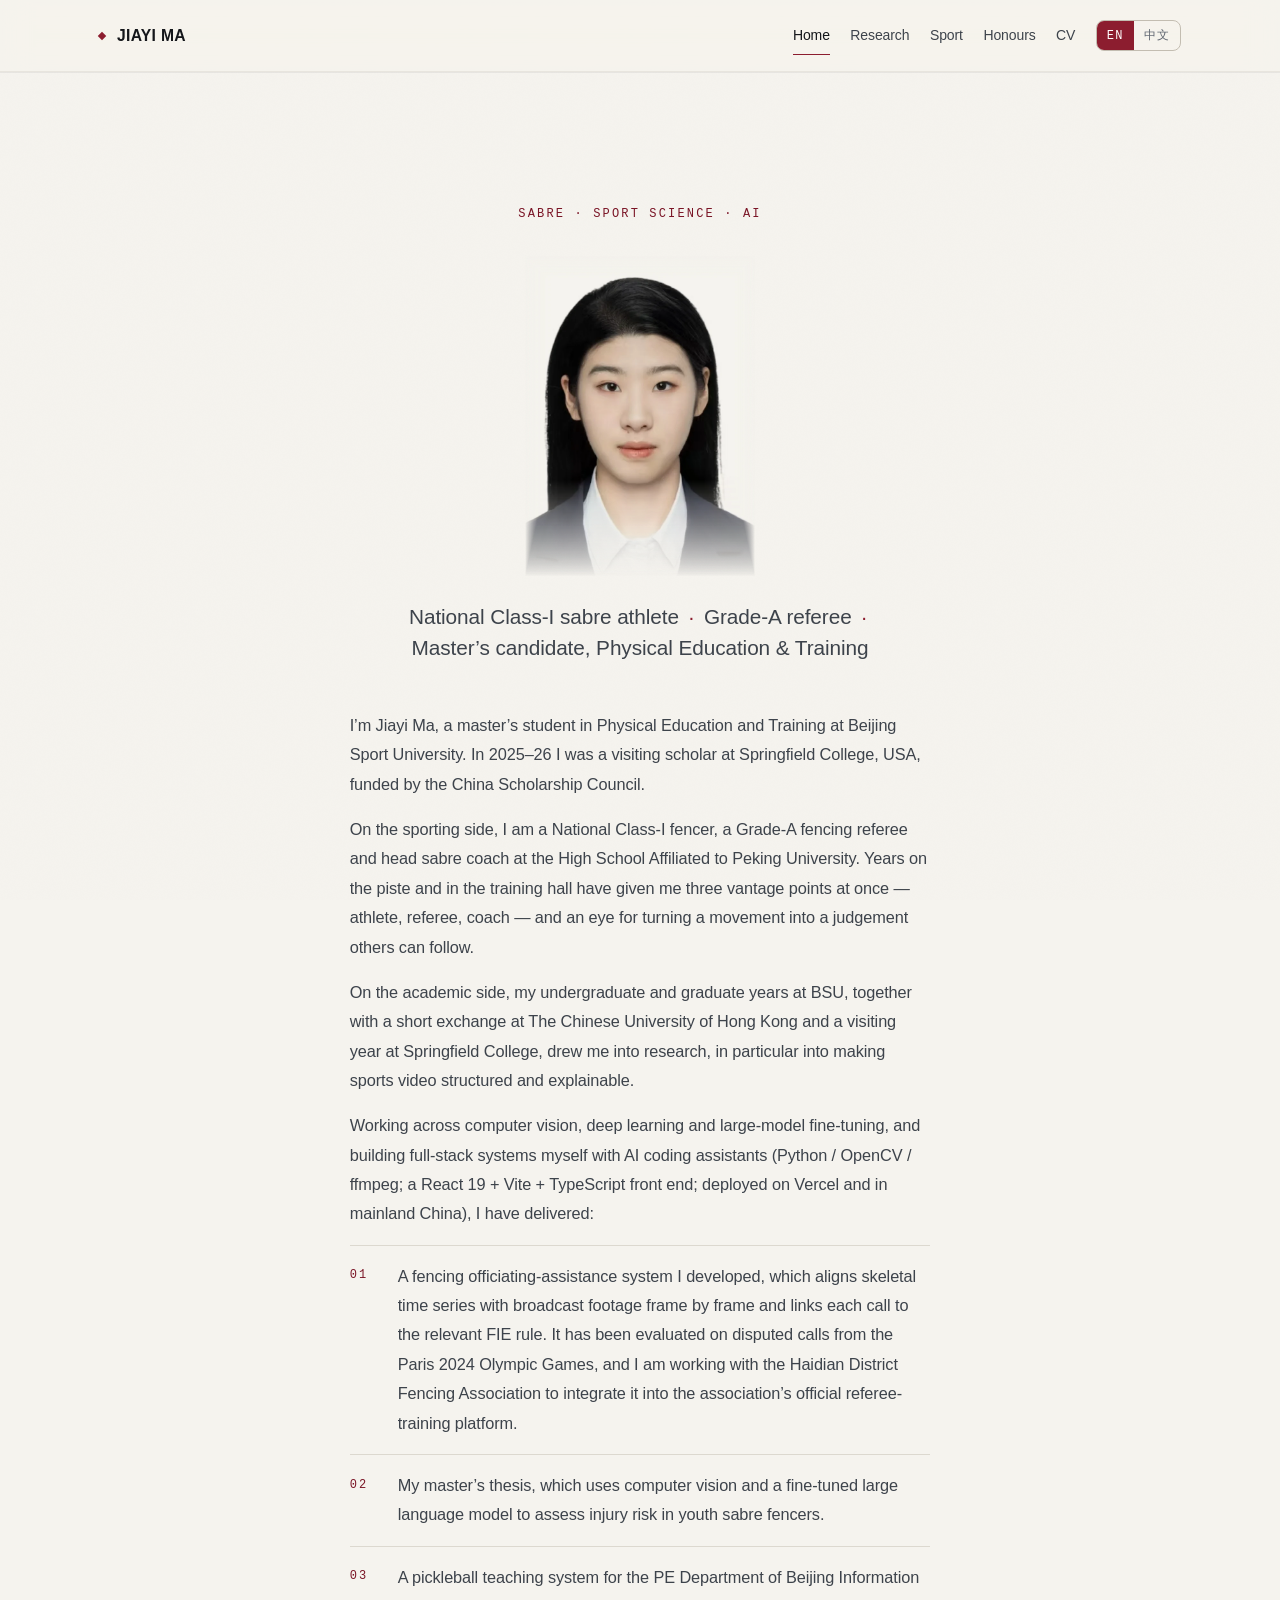
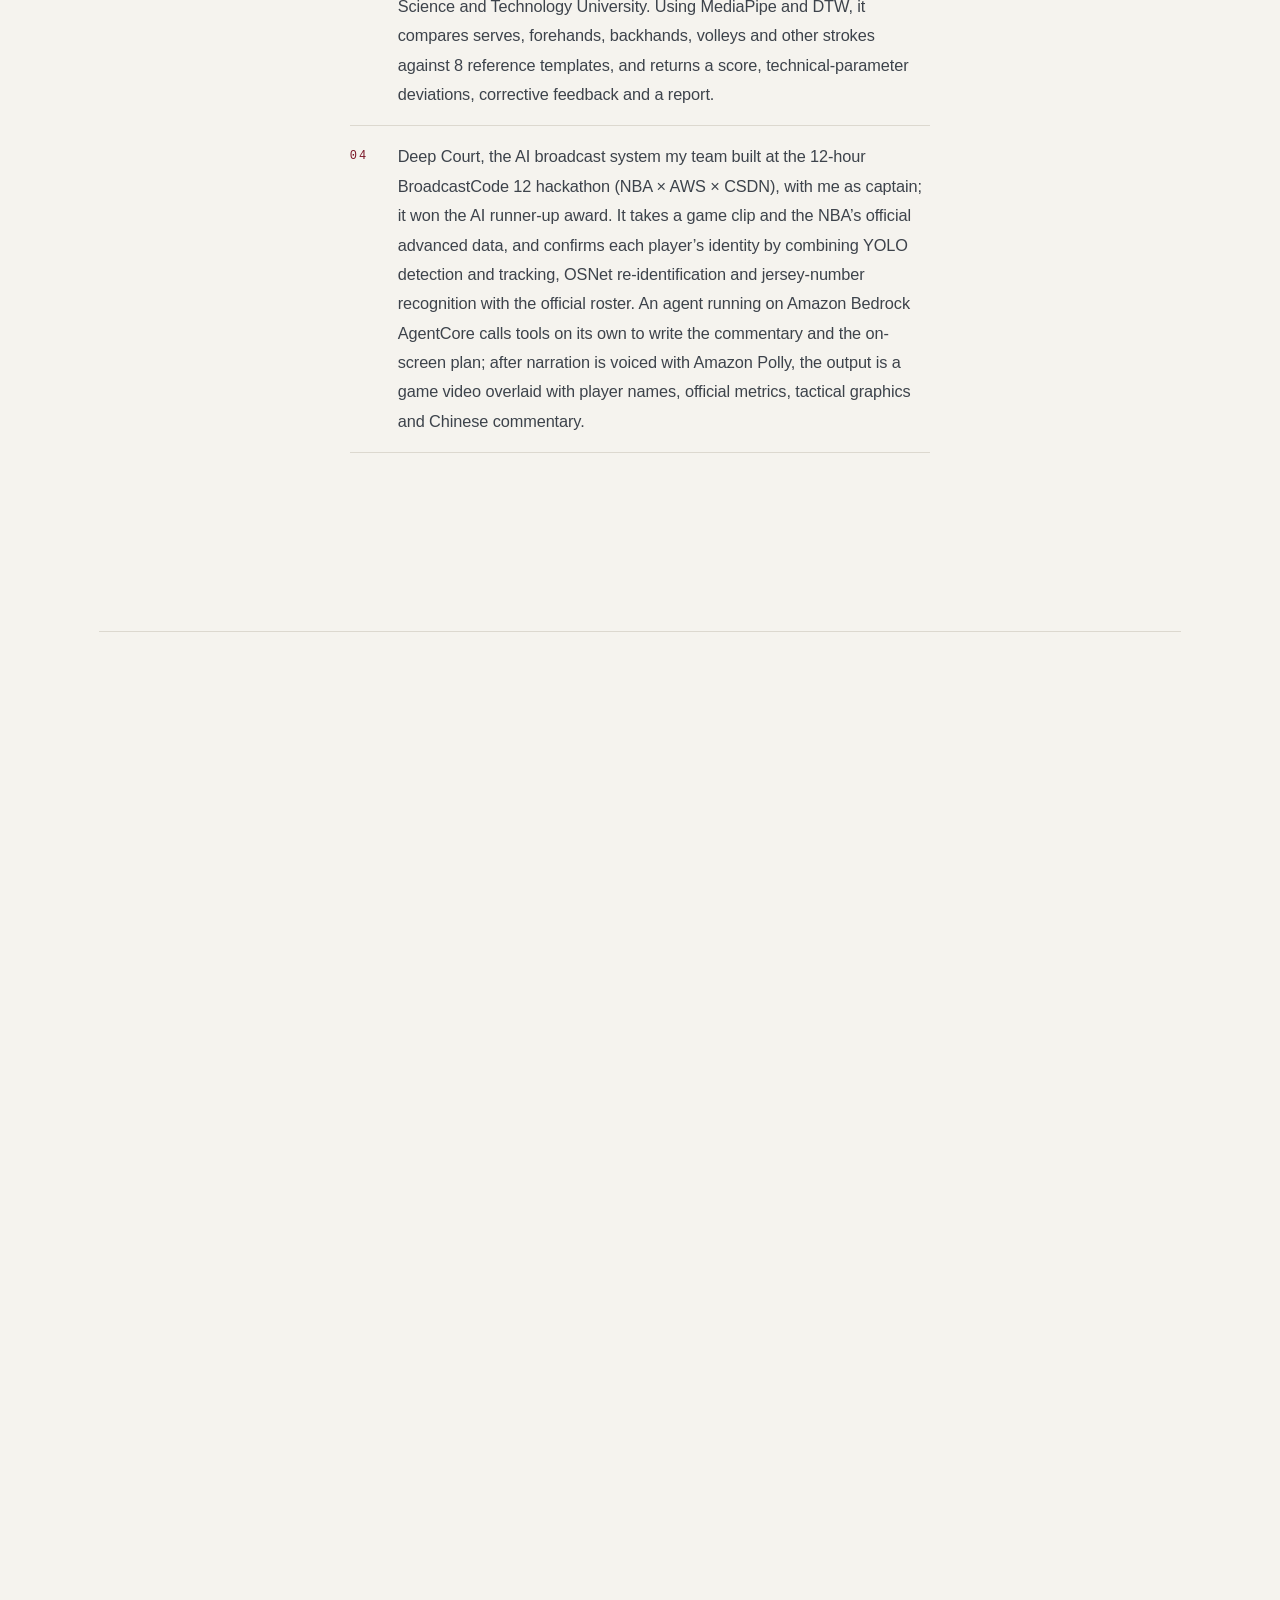
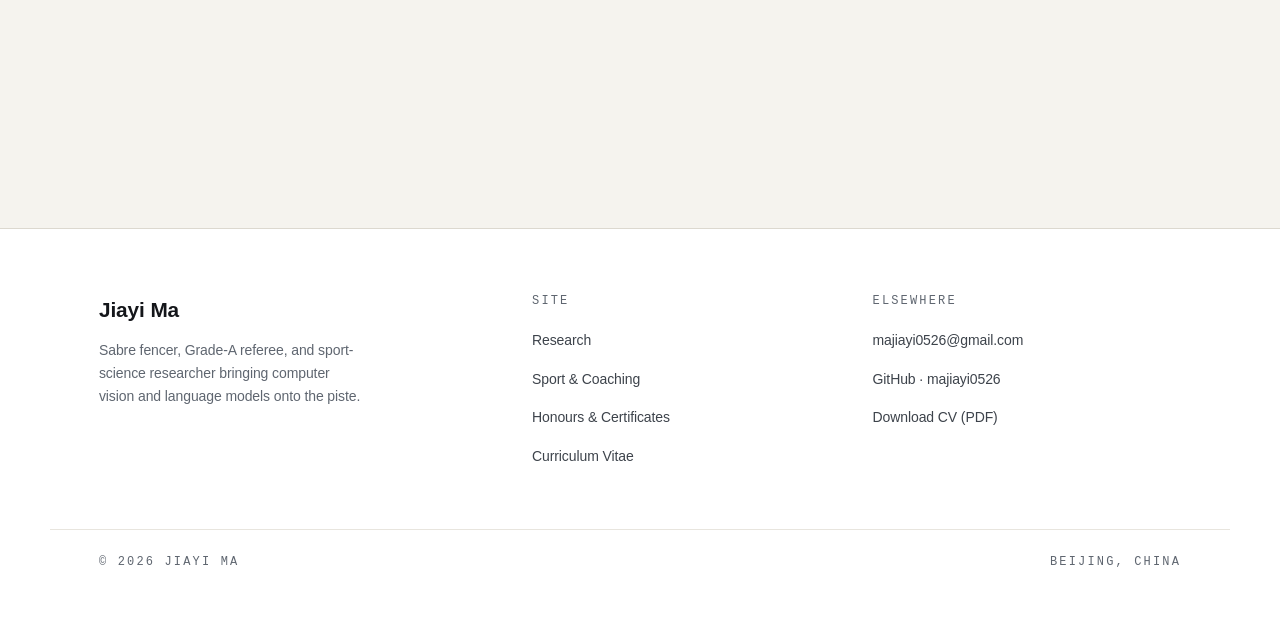
<file: index.html>
<!DOCTYPE html>
<html lang="en" data-lang="en">
<head>
<meta charset="utf-8">
<meta name="viewport" content="width=device-width, initial-scale=1">
<meta name="color-scheme" content="light">
<meta http-equiv="Content-Security-Policy" content="default-src 'self'; script-src 'self'; style-src 'self'; img-src 'self' data:; font-src 'self'; base-uri 'self'; form-action 'none'; object-src 'none'">
<meta name="description" content="Jiayi Ma — sabre fencer, Grade-A referee of the Chinese Fencing Association, and master's researcher in physical education and training, applying computer vision and large language models to youth sabre training and injury-risk assessment.">
<meta name="author" content="Jiayi Ma">
<title>Home · Jiayi Ma 马佳艺</title>
<link rel="canonical" href="https://majiayi0526.github.io/">
<meta property="og:type" content="profile">
<meta property="og:title" content="Home · Jiayi Ma 马佳艺">
<meta property="og:description" content="Jiayi Ma — sabre fencer, Grade-A referee of the Chinese Fencing Association, and master's researcher in physical education and training, applying computer vision and large language models to youth sabre training and injury-risk assessment.">
<meta property="og:image" content="https://majiayi0526.github.io/photo.jpg">
<meta property="og:url" content="https://majiayi0526.github.io/">
<meta name="twitter:card" content="summary">
<link rel="stylesheet" href="styles/tokens.css">
<link rel="stylesheet" href="styles/base.css">
<link rel="stylesheet" href="styles/layout.css">
<link rel="stylesheet" href="styles/components.css">
<link rel="stylesheet" href="styles/adaptive.css">
<noscript><link rel="stylesheet" href="styles/nojs.css"></noscript>
<script src="js/lang.js" defer></script>
<script src="js/nav.js" defer></script>
<script src="js/reveal.js" defer></script>
</head>
<body>

<a class="skip-link" href="#main"><span class="lang-en">Skip to content</span><span class="lang-cn">跳到正文</span></a>

<nav class="nav" aria-label="Main navigation">
  <div class="nav__inner">
    <a class="nav__brand" href="index.html"><span class="mark" aria-hidden="true"></span><span class="lang-en">JIAYI MA</span><span class="lang-cn">马佳艺</span></a>
    <button class="nav__toggle" type="button" aria-expanded="false" aria-controls="nav-menu"><span class="lang-en">Menu</span><span class="lang-cn">菜单</span></button>
    <div class="nav__menu" id="nav-menu">
        <a class="nav__link is-active" href="index.html"><span class="lang-en">Home</span><span class="lang-cn">首页</span></a>
        <a class="nav__link" href="research.html"><span class="lang-en">Research</span><span class="lang-cn">科研</span></a>
        <a class="nav__link" href="fencing.html"><span class="lang-en">Sport</span><span class="lang-cn">体育专业</span></a>
        <a class="nav__link" href="awards.html"><span class="lang-en">Honours</span><span class="lang-cn">荣誉证书</span></a>
        <a class="nav__link" href="cv.html"><span class="lang-en">CV</span><span class="lang-cn">简历</span></a>
        <span class="lang-switch" role="group" aria-label="Language / 语言">
          <button type="button" data-lang="en" aria-pressed="true">EN</button>
          <button type="button" data-lang="cn" aria-pressed="false">中文</button>
        </span>
    </div>
  </div>
</nav>

<main class="page" id="main">

  <header class="hero">
    <p class="label label--accent hero__eyebrow reveal"><span class="lang-en">Sabre &middot; Sport Science &middot; AI</span><span class="lang-cn">佩剑 · 运动科学 · 人工智能</span></p>
    <h1 class="visually-hidden"><span class="lang-en">Jiayi Ma</span><span class="lang-cn">马佳艺</span></h1>
    <figure class="portrait portrait--lead reveal">
      <picture>
        <source srcset="portrait.webp" type="image/webp">
        <img src="portrait.jpg" width="720" height="1006" alt="Portrait of Jiayi Ma" fetchpriority="high" decoding="async">
      </picture>
    </figure>
    <p class="hero__role reveal"><span class="lang-en">National Class-I sabre athlete&nbsp;<span class="sep">·</span> Grade-A referee&nbsp;<span class="sep">·</span> Master&rsquo;s candidate, Physical Education &amp; Training</span><span class="lang-cn">佩剑一级运动员&nbsp;<span class="sep">·</span> 国家A级击剑裁判&nbsp;<span class="sep">·</span> 体育教育训练学硕士在读</span></p>
    <div class="hero__bio reveal">
      <p><span class="lang-en">I&rsquo;m Jiayi Ma, a master&rsquo;s student in Physical Education and Training at Beijing Sport University. In 2025&ndash;26 I was a visiting scholar at Springfield College, USA, funded by the China Scholarship Council.</span><span class="lang-cn">我是马佳艺，北京体育大学体育教育训练学硕士在读；2025–2026 年由国家留学基金委公派，在美国春田学院任访问学者。</span></p>
      <p><span class="lang-en">On the sporting side, I am a National Class-I fencer, a Grade-A fencing referee and head sabre coach at the High School Affiliated to Peking University. Years on the piste and in the training hall have given me three vantage points at once &mdash; athlete, referee, coach &mdash; and an eye for turning a movement into a judgement others can follow.</span><span class="lang-cn">运动经历上，作为击剑一级运动员、A级击剑裁判以及北大附中佩剑主教练，长期的赛场和教学经验使我拥有了运动员、裁判、教练三重视角，擅长把动作讲成任何人都听得懂的判断。</span></p>
      <p><span class="lang-en">On the academic side, my undergraduate and graduate years at BSU, together with a short exchange at The Chinese University of Hong Kong and a visiting year at Springfield College, drew me into research, in particular into making sports video structured and explainable.</span><span class="lang-cn">学习经历上，北体的本硕学习、香港中文大学的短期交流与美国春田学院的访学经历塑造了我对于科研的兴趣，开始学习体育视频的结构化与可解释化。</span></p>
      <p><span class="lang-en">Working across computer vision, deep learning and large-model fine-tuning, and building full-stack systems myself with AI coding assistants (Python / OpenCV / ffmpeg; a React 19 + Vite + TypeScript front end; deployed on Vercel and in mainland China), I have delivered:</span><span class="lang-cn">我通过计算机视觉、深度学习与大模型微调，以及借助 AI 编码代理完成的全栈独立开发（Python/OpenCV/ffmpeg，React 19 + Vite + TypeScript 前端，Vercel 与国内部署），完成了一些成果：</span></p>
      <ol class="hero__bio-list">
        <li><span class="lang-en">A fencing officiating-assistance system I developed, which aligns skeletal time series with broadcast footage frame by frame and links each call to the relevant FIE rule. It has been evaluated on disputed calls from the Paris 2024 Olympic Games, and I am working with the Haidian District Fencing Association to integrate it into the association&rsquo;s official referee-training platform.</span><span class="lang-cn">个人开发击剑判罚辅助系统，把骨骼时序与转播画面逐帧对齐，并把每次判罚关联到对应的 FIE 规则条文，在巴黎 2024 奥运会争议判罚上完成评测，并与海淀区击剑协会合作参与其官方裁判培训平台搭建、接入该系统。</span></li>
        <li><span class="lang-en">My master&rsquo;s thesis, which uses computer vision and a fine-tuned large language model to assess injury risk in youth sabre fencers.</span><span class="lang-cn">硕士论文用计算机视觉 + 微调大模型评估青少年佩剑运动员损伤风险。</span></li>
        <li><span class="lang-en">A pickleball teaching system for the PE Department of Beijing Information Science and Technology University. Using MediaPipe and DTW, it compares serves, forehands, backhands, volleys and other strokes against 8 reference templates, and returns a score, technical-parameter deviations, corrective feedback and a report.</span><span class="lang-cn">为北京信息科技大学体育部开发匹克球教学系统，通过 MediaPipe、DTW 比对发球、正反手、截击等 8 项标准动作模板，输出评分、技术参数偏差和纠错反馈、报告。</span></li>
        <li><span class="lang-en">Deep Court, the AI broadcast system my team built at the 12-hour BroadcastCode 12 hackathon (NBA &times; AWS &times; CSDN), with me as captain; it won the AI runner-up award. It takes a game clip and the NBA&rsquo;s official advanced data, and confirms each player&rsquo;s identity by combining YOLO detection and tracking, OSNet re-identification and jersey-number recognition with the official roster. An agent running on Amazon Bedrock AgentCore calls tools on its own to write the commentary and the on-screen plan; after narration is voiced with Amazon Polly, the output is a game video overlaid with player names, official metrics, tactical graphics and Chinese commentary.</span><span class="lang-cn">作为队长参加「深度赛场」BroadcastCode 12 黑客松（NBA × AWS × CSDN，12 小时），获 AI 亚军。系统输入比赛视频与 NBA 官方深度数据，通过 YOLO 检测跟踪、OSNet 重识别与球衣号码识别，结合官方名单确认球员身份；运行在 Amazon Bedrock AgentCore 上的 Agent 自主调用工具生成解说与画面计划，经 Amazon Polly 配音后，输出叠加球员姓名、官方指标、战术图示和中文解说的比赛视频。</span></li>
      </ol>
    </div>
    <div class="hero__actions reveal">
      <a class="btn btn--primary" href="research.html"><span class="lang-en">View research</span><span class="lang-cn">查看科研</span> <span class="arrow" aria-hidden="true">→</span></a>
      <a class="btn" href="JiayiMa_CV.pdf"><span class="lang-en">Download CV</span><span class="lang-cn">下载英文简历</span> <span class="arrow" aria-hidden="true">↓</span></a>
    </div>

    <div class="hero__stats">
      <div class="stat reveal">
        <p class="stat__value">10+</p>
        <p class="label"><span class="lang-en">Conference presentations</span><span class="lang-cn">会议报告</span></p>
        <p class="stat__note"><span class="lang-en">International and national, 2024–2026</span><span class="lang-cn">国际及全国会议，2024–2026</span></p>
      </div>
      <div class="stat reveal">
        <p class="stat__value">22</p>
        <p class="label"><span class="lang-en">Events officiated</span><span class="lang-cn">执裁赛事</span></p>
        <p class="stat__note"><span class="lang-en">Grade-A referee, Chinese Fencing Association</span><span class="lang-cn">中国击剑协会 A级裁判</span></p>
      </div>
      <div class="stat reveal">
        <p class="stat__value">9</p>
        <p class="label"><span class="lang-en">Golds as head coach</span><span class="lang-cn">执教金牌</span></p>
        <p class="stat__note"><span class="lang-en">4 national · 5 Beijing municipal</span><span class="lang-cn">全国级 4 枚 · 北京市级 5 枚</span></p>
      </div>
      <div class="stat reveal">
        <p class="stat__value">5</p>
        <p class="label"><span class="lang-en">Seasons coaching sabre</span><span class="lang-cn">执教学年</span></p>
        <p class="stat__note"><span class="lang-en">High School Affiliated to Peking University</span><span class="lang-cn">北京大学附属中学</span></p>
      </div>
    </div>
  </header>

  <section class="section" aria-labelledby="sec-01">
    <div class="section__head reveal">
      <p class="label section__num">01</p>
      <h2 class="section__title" id="sec-01"><span class="lang-en">Research focus</span><span class="lang-cn">研究方向</span></h2>
    <p class="section__sub"><span class="lang-en">Three threads of one question: what does an expert coach see, and can a machine be taught to see it the same way?</span><span class="lang-cn">三条线索指向同一个问题——专家教练究竟看见了什么，机器能否被教会用同样的方式去看？</span></p>
    </div>

    <div class="grid-3">
      <article class="card reveal">
        <p class="label card__num">01</p>
        <h3 class="card__title"><span class="lang-en">Computer vision on the piste</span><span class="lang-cn">剑道上的计算机视觉</span></h3>
        <p class="card__body"><span class="lang-en">Markerless motion capture and YOLOv8-Pose skeleton extraction turned into 15 biomechanical indicators for sabre technique.</span><span class="lang-cn">以无标记动作捕捉与 YOLOv8-Pose 骨架提取为基础，构建佩剑技术的 15 项生物力学指标。</span></p>
        <ul class="tags"><li class="tag">YOLOv8-Pose</li><li class="tag">OpenCV</li><li class="tag">Markerless Mocap</li></ul>
      </article>
      <article class="card reveal">
        <p class="label card__num">02</p>
        <h3 class="card__title"><span class="lang-en">Aligning models with expert coaches</span><span class="lang-cn">让模型对齐专家教练</span></h3>
        <p class="card__body"><span class="lang-en">Two-stage SFT + DPO alignment (Qwen2.5-7B + LoRA) so a model reasons along the diagnostic pathway a senior coach actually follows.</span><span class="lang-cn">两阶段 SFT + DPO 对齐（Qwen2.5-7B + LoRA），让模型沿着资深教练真实的诊断路径进行推理。</span></p>
        <ul class="tags"><li class="tag">Qwen2.5-7B</li><li class="tag">LoRA</li><li class="tag">SFT + DPO</li></ul>
      </article>
      <article class="card reveal">
        <p class="label card__num">03</p>
        <h3 class="card__title"><span class="lang-en">Injury-risk movement patterns, made measurable</span><span class="lang-cn">让损伤风险相关的动作模式可测量</span></h3>
        <p class="card__body"><span class="lang-en">Interpretable lower-limb injury-risk reports for sabre fencers aged 12–18; evaluation against independent expert-coach ratings is in progress.</span><span class="lang-cn">为 12–18 岁佩剑运动员生成可解释的下肢损伤风险报告；以独立专家教练评分为基准的评估正在进行。</span></p>
        <ul class="tags"><li class="tag">Weighted kappa / ICC</li><li class="tag">Expert Panel</li><li class="tag">Streamlit</li></ul>
      </article>
    </div>
  </section>

  <section class="section" aria-labelledby="sec-02">
    <div class="section__head reveal">
      <p class="label section__num">02</p>
      <h2 class="section__title" id="sec-02"><span class="lang-en">Education</span><span class="lang-cn">教育背景</span></h2>
    </div>

  <article class="entry reveal">
    <p class="label entry__date"><span class="lang-en">Sep 2024 – Jul 2027</span><span class="lang-cn">2024.09 – 2027.07</span></p>
    <div>
      <h3 class="entry__title"><span class="lang-en">Beijing Sport University <span class="loc">— Beijing, China</span></span><span class="lang-cn">北京体育大学 <span class="loc">— 中国，北京</span></span></h3>
      <p class="entry__meta"><span class="lang-en">Master&rsquo;s programme, Physical Education and Training (research track) · Sports Coaching College</span><span class="lang-cn">体育教育训练学 学术型硕士 · 竞技体育学院</span></p>
      <ul class="entry__list">
        <li><span class="lang-en">Core coursework: principles of sports training, advanced statistics, experimental research methods, advanced sport psychology, sports medicine</span><span class="lang-cn">核心课程：运动训练学原理、高级统计学、实验研究方法、高级运动心理学、运动医学</span></li>
      </ul>
    </div>
  </article>

  <article class="entry reveal">
    <p class="label entry__date"><span class="lang-en">Sep 2025 – May 2026</span><span class="lang-cn">2025.09 – 2026.05</span></p>
    <div>
      <h3 class="entry__title"><span class="lang-en">Springfield College <span class="loc">— Springfield, MA, USA</span></span><span class="lang-cn">美国春田学院 <span class="loc">— 美国，马萨诸塞州</span></span></h3>
      <p class="entry__meta"><span class="lang-en">Visiting Scholar · funded by the China Scholarship Council (CSC)</span><span class="lang-cn">访问学者 · 国家留学基金委（CSC）公派</span></p>
      <ul class="entry__list">
        <li><span class="lang-en">Big data in sport science, motor skill development and analysis, evidence-based practice — all A grades</span><span class="lang-cn">体育科学中的大数据、运动技能的发展与分析、循证实践等，全 A 通过</span></li>
      </ul>
    </div>
  </article>

  <article class="entry reveal">
    <p class="label entry__date"><span class="lang-en">Jun 2023</span><span class="lang-cn">2023.06</span></p>
    <div>
      <h3 class="entry__title"><span class="lang-en">The Chinese University of Hong Kong <span class="loc">— Hong Kong, China</span></span><span class="lang-cn">香港中文大学 <span class="loc">— 中国，香港</span></span></h3>
      <p class="entry__meta"><span class="lang-en">Department of Sports Science and Physical Education · short-term exchange</span><span class="lang-cn">体育运动科学系 · 短期交流</span></p>
      <ul class="entry__list">
        <li><span class="lang-en">Cycling (A), karate (A), volleyball (A&minus;)</span><span class="lang-cn">单车 A、空手道 A、排球 A−</span></li>
      </ul>
    </div>
  </article>

  <article class="entry reveal">
    <p class="label entry__date"><span class="lang-en">Sep 2020 – Jun 2024</span><span class="lang-cn">2020.09 – 2024.06</span></p>
    <div>
      <h3 class="entry__title"><span class="lang-en">Beijing Sport University <span class="loc">— Beijing, China</span></span><span class="lang-cn">北京体育大学 <span class="loc">— 中国，北京</span></span></h3>
      <p class="entry__meta"><span class="lang-en">Bachelor of Education, Sports Training · Sports Coaching College · Beijing Municipal Outstanding Graduate</span><span class="lang-cn">运动训练专业 教育学学士 · 竞技体育学院 · 北京市优秀毕业生</span></p>
      <ul class="entry__list">
        <li><span class="lang-en">Graduated ranked 2 of 186 in cohort</span><span class="lang-cn">专业排名 2/186</span></li>
        <li><span class="lang-en">Core coursework: basketball, track &amp; field, swimming, sports training theory, sport psychology, PE curriculum &amp; pedagogy, sports medicine</span><span class="lang-cn">核心课程：篮球、田径、游泳、运动训练学、运动心理学、体育课程教学论、运动医学</span></li>
      </ul>
    </div>
  </article>

  </section>

  <section class="cta reveal" aria-labelledby="cta-title">
    <p class="label label--accent"><span class="lang-en">Get in touch</span><span class="lang-cn">联系方式</span></p>
    <h2 class="cta__title" id="cta-title"><span class="lang-en">Open to research collaboration and academic exchange.</span><span class="lang-cn">欢迎科研合作与学术交流。</span></h2>
    <div class="hero__actions">
      <a class="btn btn--primary" href="mailto:majiayi0526@gmail.com">majiayi0526@gmail.com <span class="arrow" aria-hidden="true">→</span></a>
      <a class="btn" href="https://github.com/majiayi0526" rel="me noopener">GitHub <span class="arrow" aria-hidden="true">↗</span></a>
    </div>
  </section>

</main>

<footer class="footer">
  <div class="footer__inner">
    <div class="footer__col">
      <p class="footer__name"><span class="lang-en">Jiayi Ma</span><span class="lang-cn">马佳艺</span></p>
      <p class="footer__blurb"><span class="lang-en">Sabre fencer, Grade-A referee, and sport-science researcher bringing computer vision and language models onto the piste.</span><span class="lang-cn">佩剑运动员、A级裁判、运动科学研究者——把计算机视觉与语言模型带上剑道。</span></p>
    </div>
    <div class="footer__col">
      <p class="label"><span class="lang-en">Site</span><span class="lang-cn">站内</span></p>
      <ul>
        <li><a href="research.html"><span class="lang-en">Research</span><span class="lang-cn">科研成果</span></a></li>
        <li><a href="fencing.html"><span class="lang-en">Sport &amp; Coaching</span><span class="lang-cn">体育专业经历</span></a></li>
        <li><a href="awards.html"><span class="lang-en">Honours &amp; Certificates</span><span class="lang-cn">荣誉与证书</span></a></li>
        <li><a href="cv.html"><span class="lang-en">Curriculum Vitae</span><span class="lang-cn">个人简历</span></a></li>
      </ul>
    </div>
    <div class="footer__col">
      <p class="label"><span class="lang-en">Elsewhere</span><span class="lang-cn">站外</span></p>
      <ul>
        <li><a href="mailto:majiayi0526@gmail.com">majiayi0526@gmail.com</a></li>
        <li><a href="https://github.com/majiayi0526" rel="me noopener">GitHub · majiayi0526</a></li>
        <li><a href="JiayiMa_CV.pdf"><span class="lang-en">Download CV (PDF)</span><span class="lang-cn">下载英文简历 PDF</span></a></li>
      </ul>
    </div>
  </div>
  <div class="footer__base">
    <p class="label">© 2026 <span class="lang-en">Jiayi Ma</span><span class="lang-cn">马佳艺</span></p>
    <p class="label"><span class="lang-en">Beijing, China</span><span class="lang-cn">中国北京</span></p>
  </div>
</footer>

</body>
</html>
</file>
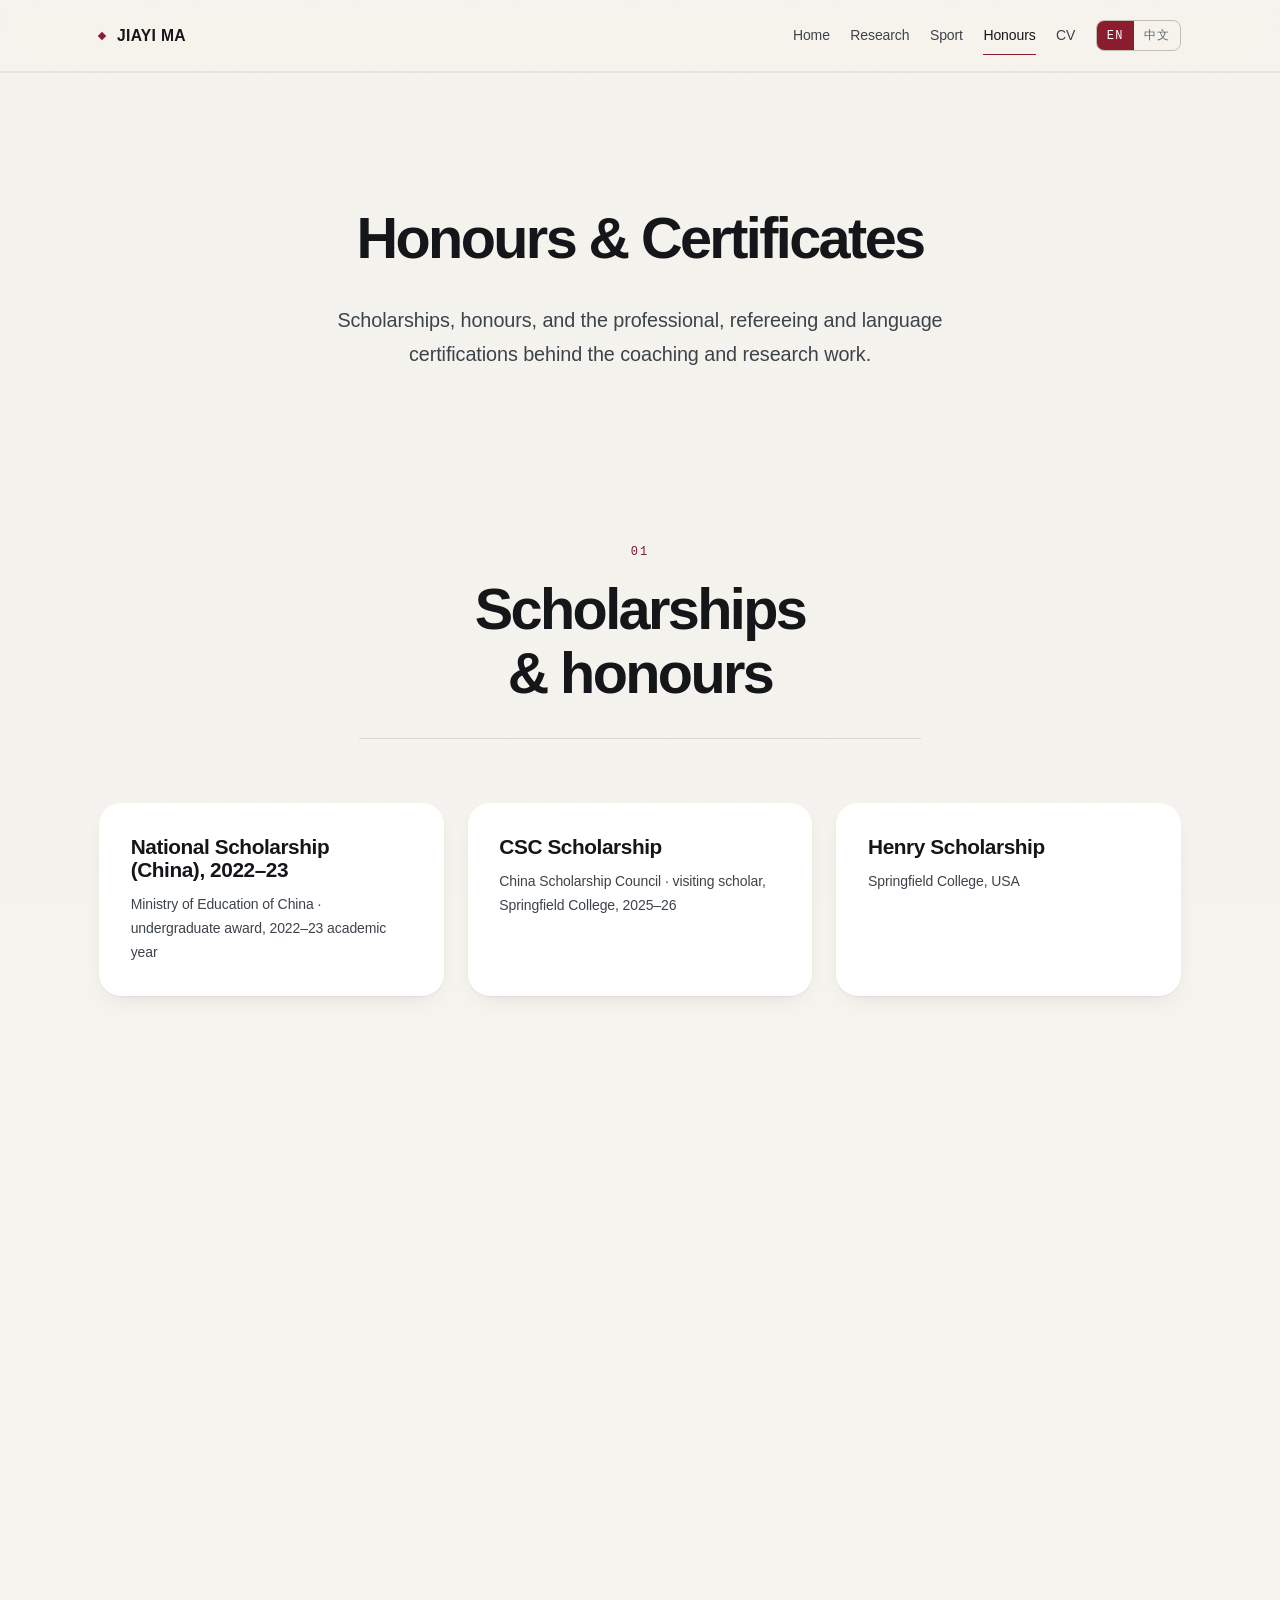
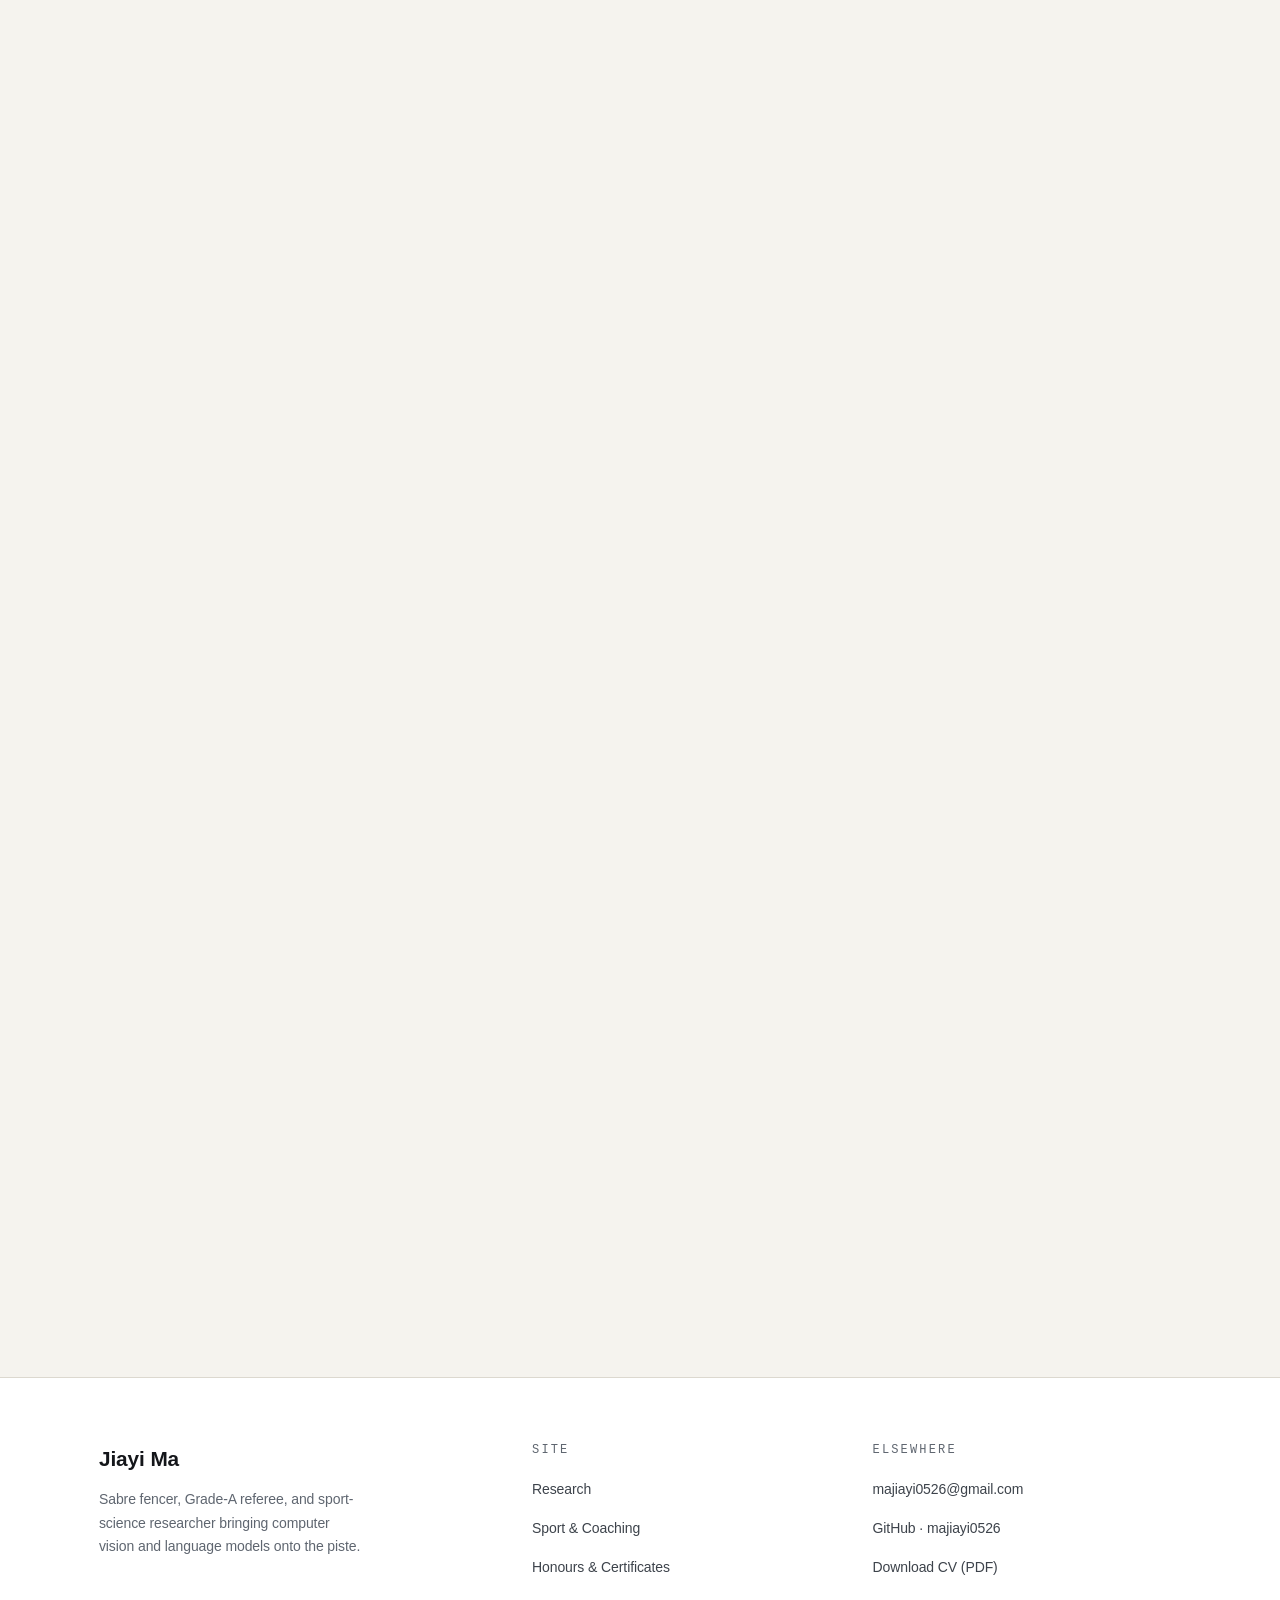
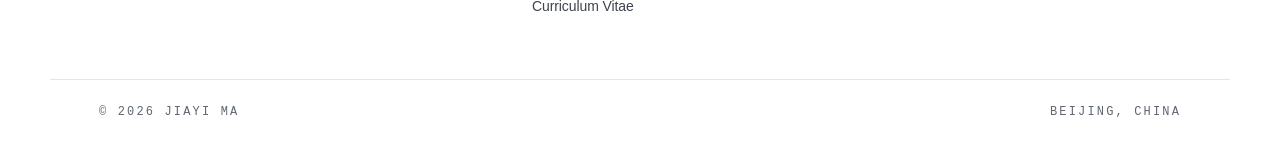
<file: awards.html>
<!DOCTYPE html>
<html lang="en" data-lang="en">
<head>
<meta charset="utf-8">
<meta name="viewport" content="width=device-width, initial-scale=1">
<meta name="color-scheme" content="light">
<meta http-equiv="Content-Security-Policy" content="default-src 'self'; script-src 'self'; style-src 'self'; img-src 'self' data:; font-src 'self'; base-uri 'self'; form-action 'none'; object-src 'none'">
<meta name="description" content="Scholarships, honors and professional certifications held by Jiayi Ma.">
<meta name="author" content="Jiayi Ma">
<title>Honours &amp; Certificates · Jiayi Ma 马佳艺</title>
<link rel="canonical" href="https://majiayi0526.github.io/awards.html">
<meta property="og:type" content="profile">
<meta property="og:title" content="Honours &amp; Certificates · Jiayi Ma 马佳艺">
<meta property="og:description" content="Scholarships, honors and professional certifications held by Jiayi Ma.">
<meta property="og:image" content="https://majiayi0526.github.io/photo.jpg">
<meta property="og:url" content="https://majiayi0526.github.io/awards.html">
<meta name="twitter:card" content="summary">
<link rel="stylesheet" href="styles/tokens.css">
<link rel="stylesheet" href="styles/base.css">
<link rel="stylesheet" href="styles/layout.css">
<link rel="stylesheet" href="styles/components.css">
<link rel="stylesheet" href="styles/adaptive.css">
<noscript><link rel="stylesheet" href="styles/nojs.css"></noscript>
<script src="js/lang.js" defer></script>
<script src="js/nav.js" defer></script>
<script src="js/reveal.js" defer></script>
</head>
<body>

<a class="skip-link" href="#main"><span class="lang-en">Skip to content</span><span class="lang-cn">跳到正文</span></a>

<nav class="nav" aria-label="Main navigation">
  <div class="nav__inner">
    <a class="nav__brand" href="index.html"><span class="mark" aria-hidden="true"></span><span class="lang-en">JIAYI MA</span><span class="lang-cn">马佳艺</span></a>
    <button class="nav__toggle" type="button" aria-expanded="false" aria-controls="nav-menu"><span class="lang-en">Menu</span><span class="lang-cn">菜单</span></button>
    <div class="nav__menu" id="nav-menu">
        <a class="nav__link" href="index.html"><span class="lang-en">Home</span><span class="lang-cn">首页</span></a>
        <a class="nav__link" href="research.html"><span class="lang-en">Research</span><span class="lang-cn">科研</span></a>
        <a class="nav__link" href="fencing.html"><span class="lang-en">Sport</span><span class="lang-cn">体育专业</span></a>
        <a class="nav__link is-active" href="awards.html"><span class="lang-en">Honours</span><span class="lang-cn">荣誉证书</span></a>
        <a class="nav__link" href="cv.html"><span class="lang-en">CV</span><span class="lang-cn">简历</span></a>
        <span class="lang-switch" role="group" aria-label="Language / 语言">
          <button type="button" data-lang="en" aria-pressed="true">EN</button>
          <button type="button" data-lang="cn" aria-pressed="false">中文</button>
        </span>
    </div>
  </div>
</nav>

<main class="page" id="main">

  <header class="hero">
    <h1 class="section__title reveal"><span class="lang-en">Honours &amp; Certificates</span><span class="lang-cn">荣誉与证书</span></h1>
    <p class="hero__lede reveal"><span class="lang-en">Scholarships, honours, and the professional, refereeing and language certifications behind the coaching and research work.</span><span class="lang-cn">奖学金、荣誉称号，以及支撑执教与科研工作的职业资格、裁判与语言类证书。</span></p>
  </header>


  <section class="section" aria-labelledby="sec-01">
    <div class="section__head reveal">
      <p class="label section__num">01</p>
      <h2 class="section__title" id="sec-01"><span class="lang-en">Scholarships & honours</span><span class="lang-cn">奖学金与荣誉称号</span></h2>
    </div>

    <div class="grid-3">
      <article class="card reveal">
        <h3 class="card__title"><span class="lang-en">National Scholarship (China), 2022–23</span><span class="lang-cn">国家奖学金（2022–2023 学年）</span></h3>
        <p class="card__body"><span class="lang-en">Ministry of Education of China · undergraduate award, 2022–23 academic year</span><span class="lang-cn">中华人民共和国教育部 · 本专科生国家奖学金</span></p>
      </article>
      <article class="card reveal">
        <h3 class="card__title"><span class="lang-en">CSC Scholarship</span><span class="lang-cn">国家留学基金委（CSC）奖学金</span></h3>
        <p class="card__body"><span class="lang-en">China Scholarship Council · visiting scholar, Springfield College, 2025–26</span><span class="lang-cn">国家留学基金管理委员会 · 公派访问学者，美国春田学院，2025–2026</span></p>
      </article>
      <article class="card reveal">
        <h3 class="card__title"><span class="lang-en">Henry Scholarship</span><span class="lang-cn">美国春田学院亨利奖学金</span></h3>
        <p class="card__body"><span class="lang-en">Springfield College, USA</span><span class="lang-cn">美国春田学院</span></p>
      </article>
      <article class="card reveal">
        <h3 class="card__title"><span class="lang-en">Beijing Merit Student</span><span class="lang-cn">北京市三好学生</span></h3>
        <p class="card__body"><span class="lang-en">Beijing Municipal Education Commission</span><span class="lang-cn">北京市教育委员会</span></p>
      </article>
      <article class="card reveal">
        <h3 class="card__title"><span class="lang-en">Beijing Municipal Outstanding Graduate</span><span class="lang-cn">北京市优秀毕业生</span></h3>
        <p class="card__body"><span class="lang-en">Beijing Municipal Education Commission · class of 2024</span><span class="lang-cn">北京市教育委员会 · 2024 届本科</span></p>
      </article>
      <article class="card reveal">
        <h3 class="card__title"><span class="lang-en">Outstanding Trainee</span><span class="lang-cn">优秀学员</span></h3>
        <p class="card__body"><span class="lang-en">2026 Hunan Provincial Graduate Summer School: AI-Empowered Youth Physical Fitness and National Fitness &amp; Health · School of Physical Education, Hunan University</span><span class="lang-cn">2026 年湖南省研究生“人工智能科技赋能青少年体能体质·促进全民健身健康”暑期学校 · 湖南大学体育学院</span></p>
      </article>
    </div>
  </section>


  <section class="section" aria-labelledby="sec-02">
    <div class="section__head reveal">
      <p class="label section__num">02</p>
      <h2 class="section__title" id="sec-02"><span class="lang-en">Professional certifications</span><span class="lang-cn">职业资格与裁判证书</span></h2>
    </div>

    <div class="grid-2">
      <div class="reveal">
        <p class="label label--accent"><span class="lang-en">Fencing &amp; officiating</span><span class="lang-cn">击剑与执裁</span></p>
        <ul class="tags"><li class="tag">Grade-A Referee · Chinese Fencing Association (2025)</li><li class="tag">National Class-I Athlete, Fencing (China)</li><li class="tag">USA Fencing Certified Referee (P-level, sabre)</li><li class="tag">USA Boxing Official&rsquo;s Pathway (2026–2028)</li><li class="tag">Tennis Referee (China)</li><li class="tag">Track &amp; Field Referee (China)</li><li class="tag">Sanda Referee (China)</li></ul>
      </div>
      <div class="reveal">
        <p class="label label--accent"><span class="lang-en">Teaching, conditioning &amp; safety</span><span class="lang-cn">教学、体能与安全</span></p>
        <ul class="tags"><li class="tag">High School PE Teacher Qualification (China)</li><li class="tag">NSCA Tactical Strength &amp; Conditioning Facilitator (TSAC-F, 2026)</li><li class="tag">First Aid / CPR / AED</li></ul>
      </div>
    </div>
  </section>


  <section class="section section--last" aria-labelledby="sec-03">
    <div class="section__head reveal">
      <p class="label section__num">03</p>
      <h2 class="section__title" id="sec-03"><span class="lang-en">Language & academic certificates</span><span class="lang-cn">语言与学业证书</span></h2>
    </div>

    <div class="grid-3">
      <article class="card reveal">
        <h3 class="card__title"><span class="lang-en">CET-6</span><span class="lang-cn">大学英语六级</span></h3>
        <p class="card__body"><span class="lang-en">College English Test Band 6 (China)</span><span class="lang-cn">全国大学英语六级考试</span></p>
      </article>
      <article class="card reveal">
        <h3 class="card__title"><span class="lang-en">Passed MTEL Physical Education (22)</span><span class="lang-cn">通过麻州教师资格考试 MTEL 体育（22）</span></h3>
        <p class="card__body"><span class="lang-en">Massachusetts Tests for Educator Licensure · passed during the visiting year at Springfield College</span><span class="lang-cn">春田学院访学期间通过</span></p>
      </article>
      <article class="card reveal">
        <h3 class="card__title"><span class="lang-en">DataCamp Data Analyst Associate</span><span class="lang-cn">DataCamp 数据分析师（Associate）认证</span></h3>
        <p class="card__body"><span class="lang-en">Certified September 2026 · valid to September 2028</span><span class="lang-cn">2026 年 9 月获得 · 有效期至 2028 年 9 月</span></p>
      </article>
      <article class="card reveal">
        <h3 class="card__title"><span class="lang-en">AI and Digital Transformation in Government</span><span class="lang-cn">人工智能与政府数字化转型</span></h3>
        <p class="card__body"><span class="lang-en">Online course developed by Sa&iuml;d Business School, University of Oxford, with UNESCO · certificate issued January 2026 · CPD-certified</span><span class="lang-cn">牛津大学赛德商学院与联合国教科文组织在线课程 · 2026 年 1 月获证书 · CPD 认证</span></p>
      </article>
    </div>
  </section>

</main>

<footer class="footer">
  <div class="footer__inner">
    <div class="footer__col">
      <p class="footer__name"><span class="lang-en">Jiayi Ma</span><span class="lang-cn">马佳艺</span></p>
      <p class="footer__blurb"><span class="lang-en">Sabre fencer, Grade-A referee, and sport-science researcher bringing computer vision and language models onto the piste.</span><span class="lang-cn">佩剑运动员、A级裁判、运动科学研究者——把计算机视觉与语言模型带上剑道。</span></p>
    </div>
    <div class="footer__col">
      <p class="label"><span class="lang-en">Site</span><span class="lang-cn">站内</span></p>
      <ul>
        <li><a href="research.html"><span class="lang-en">Research</span><span class="lang-cn">科研成果</span></a></li>
        <li><a href="fencing.html"><span class="lang-en">Sport &amp; Coaching</span><span class="lang-cn">体育专业经历</span></a></li>
        <li><a href="awards.html"><span class="lang-en">Honours &amp; Certificates</span><span class="lang-cn">荣誉与证书</span></a></li>
        <li><a href="cv.html"><span class="lang-en">Curriculum Vitae</span><span class="lang-cn">个人简历</span></a></li>
      </ul>
    </div>
    <div class="footer__col">
      <p class="label"><span class="lang-en">Elsewhere</span><span class="lang-cn">站外</span></p>
      <ul>
        <li><a href="mailto:majiayi0526@gmail.com">majiayi0526@gmail.com</a></li>
        <li><a href="https://github.com/majiayi0526" rel="me noopener">GitHub · majiayi0526</a></li>
        <li><a href="JiayiMa_CV.pdf"><span class="lang-en">Download CV (PDF)</span><span class="lang-cn">下载英文简历 PDF</span></a></li>
      </ul>
    </div>
  </div>
  <div class="footer__base">
    <p class="label">© 2026 <span class="lang-en">Jiayi Ma</span><span class="lang-cn">马佳艺</span></p>
    <p class="label"><span class="lang-en">Beijing, China</span><span class="lang-cn">中国北京</span></p>
  </div>
</footer>

</body>
</html>
</file>
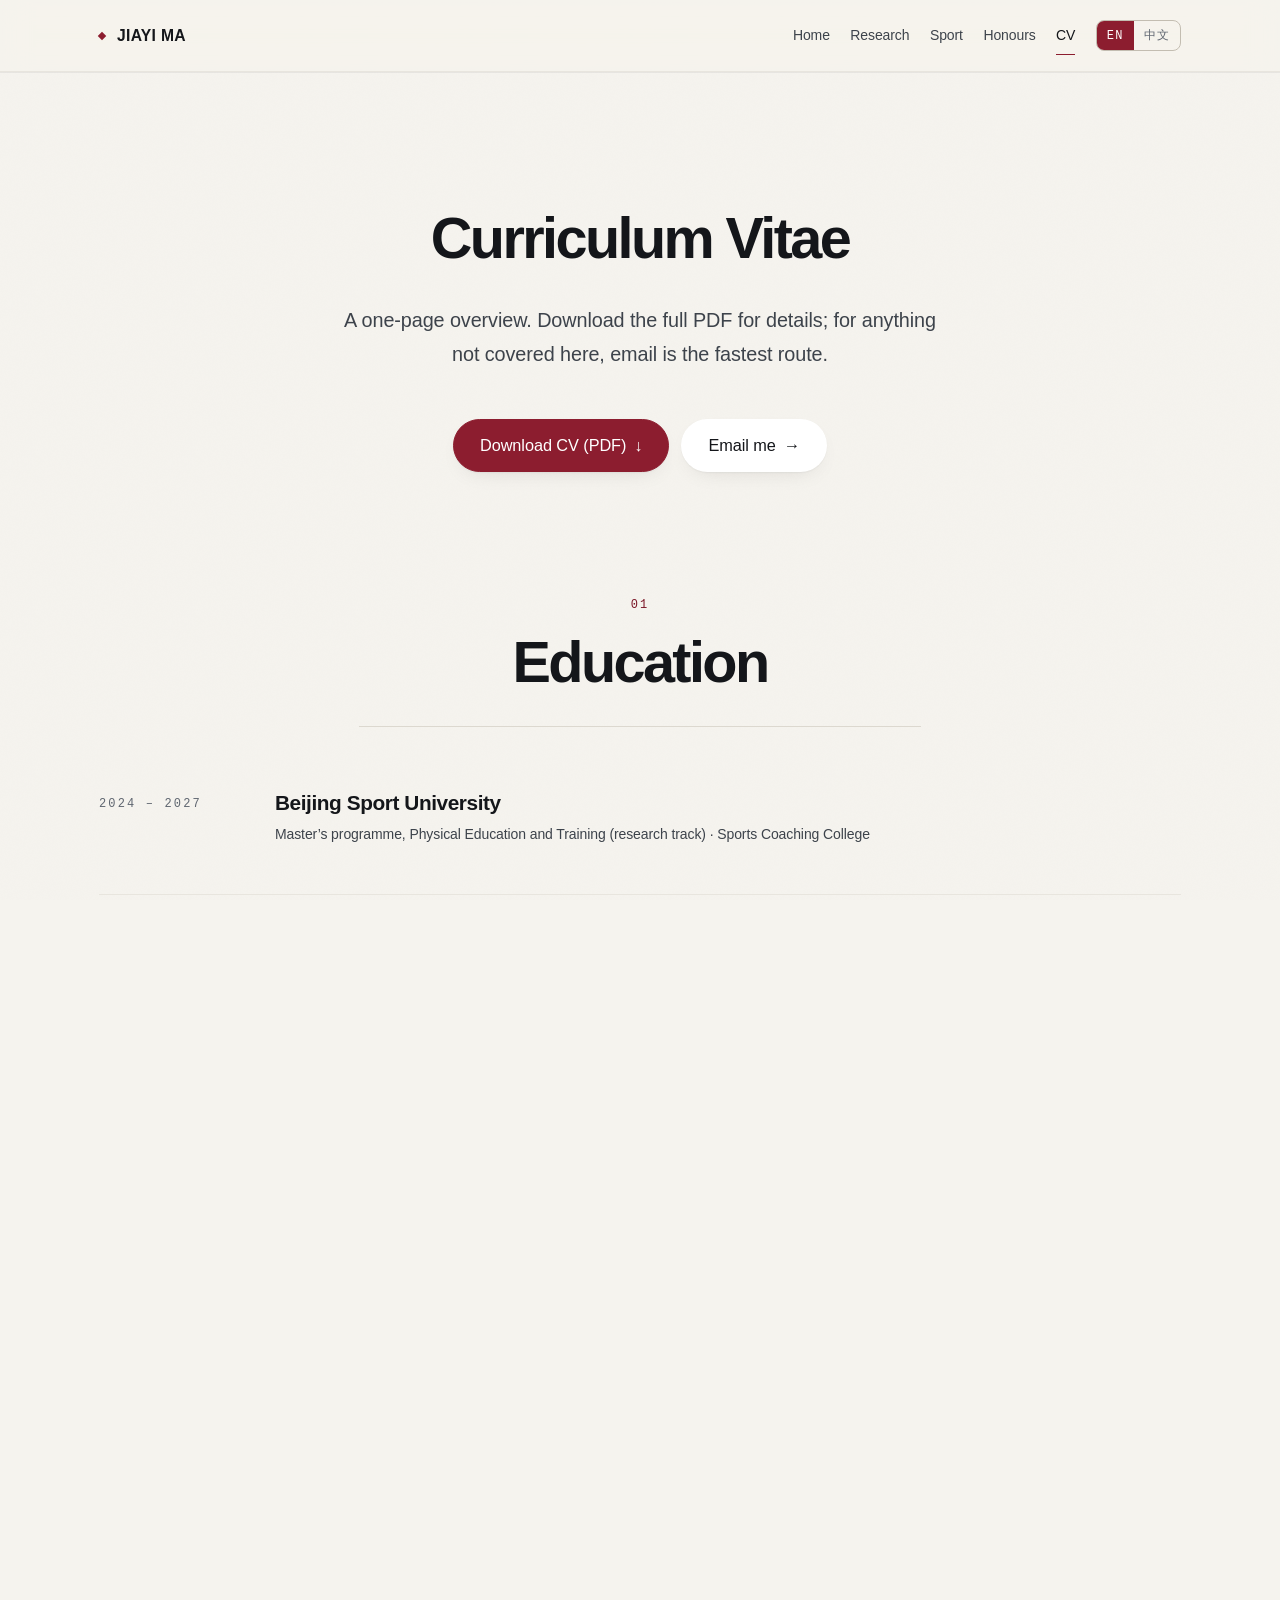
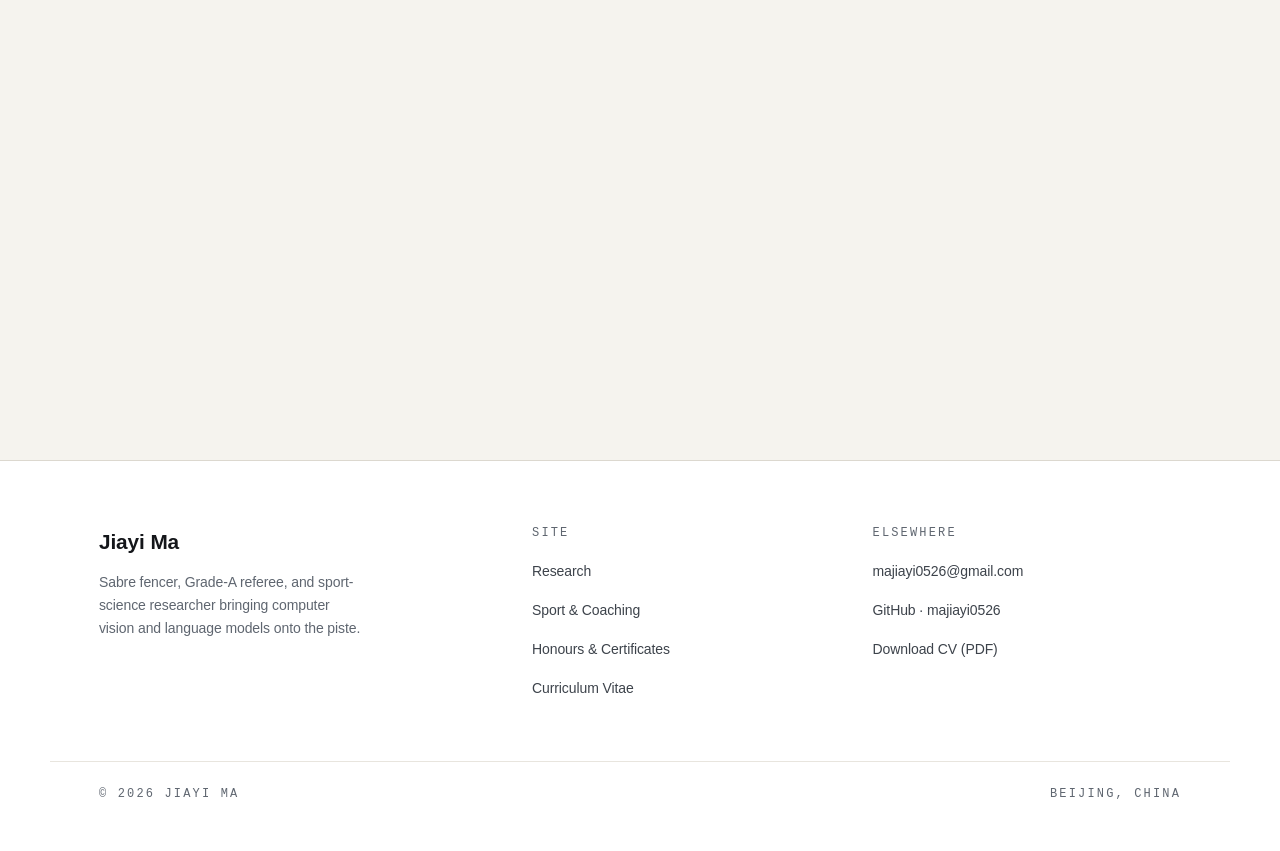
<file: cv.html>
<!DOCTYPE html>
<html lang="en" data-lang="en">
<head>
<meta charset="utf-8">
<meta name="viewport" content="width=device-width, initial-scale=1">
<meta name="color-scheme" content="light">
<meta http-equiv="Content-Security-Policy" content="default-src 'self'; script-src 'self'; style-src 'self'; img-src 'self' data:; font-src 'self'; base-uri 'self'; form-action 'none'; object-src 'none'">
<meta name="description" content="Curriculum vitae of Jiayi Ma — sport science researcher, sabre coach and Grade-A fencing referee.">
<meta name="author" content="Jiayi Ma">
<title>Curriculum Vitae · Jiayi Ma 马佳艺</title>
<link rel="canonical" href="https://majiayi0526.github.io/cv.html">
<meta property="og:type" content="profile">
<meta property="og:title" content="Curriculum Vitae · Jiayi Ma 马佳艺">
<meta property="og:description" content="Curriculum vitae of Jiayi Ma — sport science researcher, sabre coach and Grade-A fencing referee.">
<meta property="og:image" content="https://majiayi0526.github.io/photo.jpg">
<meta property="og:url" content="https://majiayi0526.github.io/cv.html">
<meta name="twitter:card" content="summary">
<link rel="stylesheet" href="styles/tokens.css">
<link rel="stylesheet" href="styles/base.css">
<link rel="stylesheet" href="styles/layout.css">
<link rel="stylesheet" href="styles/components.css">
<link rel="stylesheet" href="styles/adaptive.css">
<noscript><link rel="stylesheet" href="styles/nojs.css"></noscript>
<script src="js/lang.js" defer></script>
<script src="js/nav.js" defer></script>
<script src="js/reveal.js" defer></script>
</head>
<body>

<a class="skip-link" href="#main"><span class="lang-en">Skip to content</span><span class="lang-cn">跳到正文</span></a>

<nav class="nav" aria-label="Main navigation">
  <div class="nav__inner">
    <a class="nav__brand" href="index.html"><span class="mark" aria-hidden="true"></span><span class="lang-en">JIAYI MA</span><span class="lang-cn">马佳艺</span></a>
    <button class="nav__toggle" type="button" aria-expanded="false" aria-controls="nav-menu"><span class="lang-en">Menu</span><span class="lang-cn">菜单</span></button>
    <div class="nav__menu" id="nav-menu">
        <a class="nav__link" href="index.html"><span class="lang-en">Home</span><span class="lang-cn">首页</span></a>
        <a class="nav__link" href="research.html"><span class="lang-en">Research</span><span class="lang-cn">科研</span></a>
        <a class="nav__link" href="fencing.html"><span class="lang-en">Sport</span><span class="lang-cn">体育专业</span></a>
        <a class="nav__link" href="awards.html"><span class="lang-en">Honours</span><span class="lang-cn">荣誉证书</span></a>
        <a class="nav__link is-active" href="cv.html"><span class="lang-en">CV</span><span class="lang-cn">简历</span></a>
        <span class="lang-switch" role="group" aria-label="Language / 语言">
          <button type="button" data-lang="en" aria-pressed="true">EN</button>
          <button type="button" data-lang="cn" aria-pressed="false">中文</button>
        </span>
    </div>
  </div>
</nav>

<main class="page" id="main">

  <header class="hero">
    <h1 class="section__title reveal"><span class="lang-en">Curriculum Vitae</span><span class="lang-cn">个人简历</span></h1>
    <p class="hero__lede reveal"><span class="lang-en">A one-page overview. Download the full PDF for details; for anything not covered here, email is the fastest route.</span><span class="lang-cn">一页纸概览。完整版请下载 PDF；此处未涵盖的内容，邮件联系最快。</span></p>
  </header>


  <div class="hero__actions reveal">
    <a class="btn btn--primary" href="JiayiMa_CV.pdf"><span class="lang-en">Download CV (PDF)</span><span class="lang-cn">下载英文简历 PDF</span> <span class="arrow" aria-hidden="true">↓</span></a>
    <a class="btn" href="mailto:majiayi0526@gmail.com"><span class="lang-en">Email me</span><span class="lang-cn">邮件联系</span> <span class="arrow" aria-hidden="true">→</span></a>
  </div>


  <section class="section" aria-labelledby="sec-01">
    <div class="section__head reveal">
      <p class="label section__num">01</p>
      <h2 class="section__title" id="sec-01"><span class="lang-en">Education</span><span class="lang-cn">教育背景</span></h2>
    </div>

  <article class="entry reveal">
    <p class="label entry__date"><span class="lang-en">2024 – 2027</span><span class="lang-cn">2024 – 2027</span></p>
    <div>
      <h3 class="entry__title"><span class="lang-en">Beijing Sport University</span><span class="lang-cn">北京体育大学</span></h3>
      <p class="entry__meta"><span class="lang-en">Master&rsquo;s programme, Physical Education and Training (research track) · Sports Coaching College</span><span class="lang-cn">体育教育训练学 学术型硕士 · 竞技体育学院</span></p>
    </div>
  </article>

  <article class="entry reveal">
    <p class="label entry__date"><span class="lang-en">2025 – 2026</span><span class="lang-cn">2025 – 2026</span></p>
    <div>
      <h3 class="entry__title"><span class="lang-en">Springfield College, USA</span><span class="lang-cn">美国春田学院</span></h3>
      <p class="entry__meta"><span class="lang-en">Visiting Scholar · funded by the China Scholarship Council (CSC)</span><span class="lang-cn">访问学者 · 国家留学基金委（CSC）公派</span></p>
      <ul class="entry__list">
        <li><span class="lang-en">Big data in sport science, motor skill development and analysis, evidence-based practice — all A grades</span><span class="lang-cn">体育科学中的大数据、运动技能的发展与分析、循证实践等，全 A 通过</span></li>
      </ul>
    </div>
  </article>

  <article class="entry reveal">
    <p class="label entry__date"><span class="lang-en">2023</span><span class="lang-cn">2023</span></p>
    <div>
      <h3 class="entry__title"><span class="lang-en">The Chinese University of Hong Kong</span><span class="lang-cn">香港中文大学</span></h3>
      <p class="entry__meta"><span class="lang-en">Department of Sports Science and Physical Education · short-term exchange (cycling A, karate A, volleyball A&minus;)</span><span class="lang-cn">体育运动科学系 · 短期交流（单车 A、空手道 A、排球 A−）</span></p>
    </div>
  </article>

  <article class="entry reveal">
    <p class="label entry__date"><span class="lang-en">2020 – 2024</span><span class="lang-cn">2020 – 2024</span></p>
    <div>
      <h3 class="entry__title"><span class="lang-en">Beijing Sport University</span><span class="lang-cn">北京体育大学</span></h3>
      <p class="entry__meta"><span class="lang-en">Bachelor of Education, Sports Training · Sports Coaching College · Beijing Municipal Outstanding Graduate</span><span class="lang-cn">运动训练专业 教育学学士 · 竞技体育学院 · 北京市优秀毕业生</span></p>
      <ul class="entry__list">
        <li><span class="lang-en">Graduated ranked 2 of 186 in cohort</span><span class="lang-cn">专业排名 2/186</span></li>
      </ul>
    </div>
  </article>

  </section>


  <section class="section" aria-labelledby="sec-02">
    <div class="section__head reveal">
      <p class="label section__num">02</p>
      <h2 class="section__title" id="sec-02"><span class="lang-en">Experience</span><span class="lang-cn">主要经历</span></h2>
    </div>

  <article class="entry reveal">
    <p class="label entry__date"><span class="lang-en">2020 – present</span><span class="lang-cn">2020 – 至今</span></p>
    <div>
      <h3 class="entry__title"><span class="lang-en">Head Coach, Sabre Squad</span><span class="lang-cn">佩剑校队主教练</span></h3>
      <p class="entry__meta"><span class="lang-en">The High School Affiliated to Peking University</span><span class="lang-cn">北京大学附属中学</span></p>
      <ul class="entry__list">
        <li><span class="lang-en">Coached athletes to 4 golds / 2 silvers at national level and 5 golds / 3 silvers at Beijing municipal level</span><span class="lang-cn">执教学生获全国级赛事四金两银、北京市级赛事五金三银</span></li>
        <li><span class="lang-en">Co-authored the school's first fencing curriculum (junior-high PE elective)</span><span class="lang-cn">参与编撰学校首本击剑校本课程教材</span></li>
      </ul>
    </div>
  </article>

  <article class="entry reveal">
    <p class="label entry__date"><span class="lang-en">2020 – present</span><span class="lang-cn">2020 – 至今</span></p>
    <div>
      <h3 class="entry__title"><span class="lang-en">Fencing Referee (Grade-A since 2025)</span><span class="lang-cn">击剑裁判（2025 年起 A 级）</span></h3>
      <p class="entry__meta"><span class="lang-en">Chinese Fencing Association</span><span class="lang-cn">中国击剑协会</span></p>
      <ul class="entry__list">
        <li><span class="lang-en">22 events officiated: 1 national-level, 3 Grade-A, 2 Grade-B, 16 Grade-C/D</span><span class="lang-cn">累计执裁 22 场：全国级 1 场、A级 3 场、B级 2 场、C/D级 16 场</span></li>
        <li><span class="lang-en">Outstanding Referee, 2023 National Modern Pentathlon Youth and Junior Championships</span><span class="lang-cn">2023 年全国现代五项青年锦标赛暨少年锦标赛优秀裁判员</span></li>
      </ul>
    </div>
  </article>

  </section>


  <section class="section" aria-labelledby="sec-03">
    <div class="section__head reveal">
      <p class="label section__num">03</p>
      <h2 class="section__title" id="sec-03"><span class="lang-en">Research</span><span class="lang-cn">科研概要</span></h2>
    </div>

  <article class="entry reveal">
    <p class="label entry__date"><span class="lang-en">2024 – present</span><span class="lang-cn">2024 – 至今</span></p>
    <div>
      <h3 class="entry__title"><span class="lang-en">Computer vision &amp; LLMs for injury-risk assessment in youth sabre fencing</span><span class="lang-cn">基于计算机视觉与大语言模型的青少年佩剑损伤风险评估研究</span></h3>
      <p class="entry__meta"><span class="lang-en">Master&rsquo;s thesis · Beijing Sport University</span><span class="lang-cn">硕士学位论文 · 北京体育大学</span></p>
      <ul class="entry__list">
        <li><span class="lang-en">10+ presentations at international and national conferences, incl. ICSTPA 2024 (EI-indexed), the 6th Asia Sport Science Conference (2025), the ICSPAH Symposium at SHAPE America (2026), and an invited talk at the 17th Harvard China Education Symposium</span><span class="lang-cn">国际及全国会议报告 10 余次，含 EI 收录的 ICSTPA 2024、第六届亚洲体育科学大会（2025）、SHAPE America 年会 ICSPAH 专题研讨会（2026），以及第十七届哈佛中国教育论坛特邀报告</span></li>
        <li><span class="lang-en">1 software copyright: Fencing Movement Recognition Mini-Program V1.0</span><span class="lang-cn">软件著作权 1 项：击剑动作识别小程序 V1.0</span></li>
      </ul>
    </div>
  </article>

    <div class="reveal">
      <p class="label label--accent"><span class="lang-en">Skills</span><span class="lang-cn">专业技能</span></p>
      <ul class="tags"><li class="tag">Python</li><li class="tag">R</li><li class="tag">SQL</li><li class="tag">PyTorch</li><li class="tag">OpenCV</li><li class="tag">YOLOv8-Pose</li><li class="tag">LoRA / LlamaFactory</li><li class="tag">SPSS</li><li class="tag">CET-6</li></ul>
    </div>
  </section>


  <section class="section section--last" aria-labelledby="sec-04">
    <div class="section__head reveal">
      <p class="label section__num">04</p>
      <h2 class="section__title" id="sec-04"><span class="lang-en">Contact</span><span class="lang-cn">联系方式</span></h2>
    </div>

    <div class="contact">
      <div class="contact__row reveal">
        <p class="label"><span class="lang-en">Email</span><span class="lang-cn">邮箱</span></p>
        <p class="contact__value"><a class="link" href="mailto:majiayi0526@gmail.com">majiayi0526@gmail.com</a></p>
      </div>
      <div class="contact__row reveal">
        <p class="label"><span class="lang-en">GitHub</span><span class="lang-cn">GitHub</span></p>
        <p class="contact__value"><a class="link" href="https://github.com/majiayi0526" rel="me noopener">majiayi0526</a></p>
      </div>
      <div class="contact__row reveal">
        <p class="label"><span class="lang-en">Based in</span><span class="lang-cn">所在地</span></p>
        <p class="contact__value"><span class="lang-en">Beijing, China</span><span class="lang-cn">中国北京</span></p>
      </div>
      <div class="contact__row reveal">
        <p class="label"><span class="lang-en">Full CV</span><span class="lang-cn">完整简历</span></p>
        <p class="contact__value"><a class="link" href="JiayiMa_CV.pdf"><span class="lang-en">Download PDF ↓</span><span class="lang-cn">下载英文版 PDF ↓</span></a></p>
      </div>
    </div>
  </section>

</main>

<footer class="footer">
  <div class="footer__inner">
    <div class="footer__col">
      <p class="footer__name"><span class="lang-en">Jiayi Ma</span><span class="lang-cn">马佳艺</span></p>
      <p class="footer__blurb"><span class="lang-en">Sabre fencer, Grade-A referee, and sport-science researcher bringing computer vision and language models onto the piste.</span><span class="lang-cn">佩剑运动员、A级裁判、运动科学研究者——把计算机视觉与语言模型带上剑道。</span></p>
    </div>
    <div class="footer__col">
      <p class="label"><span class="lang-en">Site</span><span class="lang-cn">站内</span></p>
      <ul>
        <li><a href="research.html"><span class="lang-en">Research</span><span class="lang-cn">科研成果</span></a></li>
        <li><a href="fencing.html"><span class="lang-en">Sport &amp; Coaching</span><span class="lang-cn">体育专业经历</span></a></li>
        <li><a href="awards.html"><span class="lang-en">Honours &amp; Certificates</span><span class="lang-cn">荣誉与证书</span></a></li>
        <li><a href="cv.html"><span class="lang-en">Curriculum Vitae</span><span class="lang-cn">个人简历</span></a></li>
      </ul>
    </div>
    <div class="footer__col">
      <p class="label"><span class="lang-en">Elsewhere</span><span class="lang-cn">站外</span></p>
      <ul>
        <li><a href="mailto:majiayi0526@gmail.com">majiayi0526@gmail.com</a></li>
        <li><a href="https://github.com/majiayi0526" rel="me noopener">GitHub · majiayi0526</a></li>
        <li><a href="JiayiMa_CV.pdf"><span class="lang-en">Download CV (PDF)</span><span class="lang-cn">下载英文简历 PDF</span></a></li>
      </ul>
    </div>
  </div>
  <div class="footer__base">
    <p class="label">© 2026 <span class="lang-en">Jiayi Ma</span><span class="lang-cn">马佳艺</span></p>
    <p class="label"><span class="lang-en">Beijing, China</span><span class="lang-cn">中国北京</span></p>
  </div>
</footer>

</body>
</html>
</file>
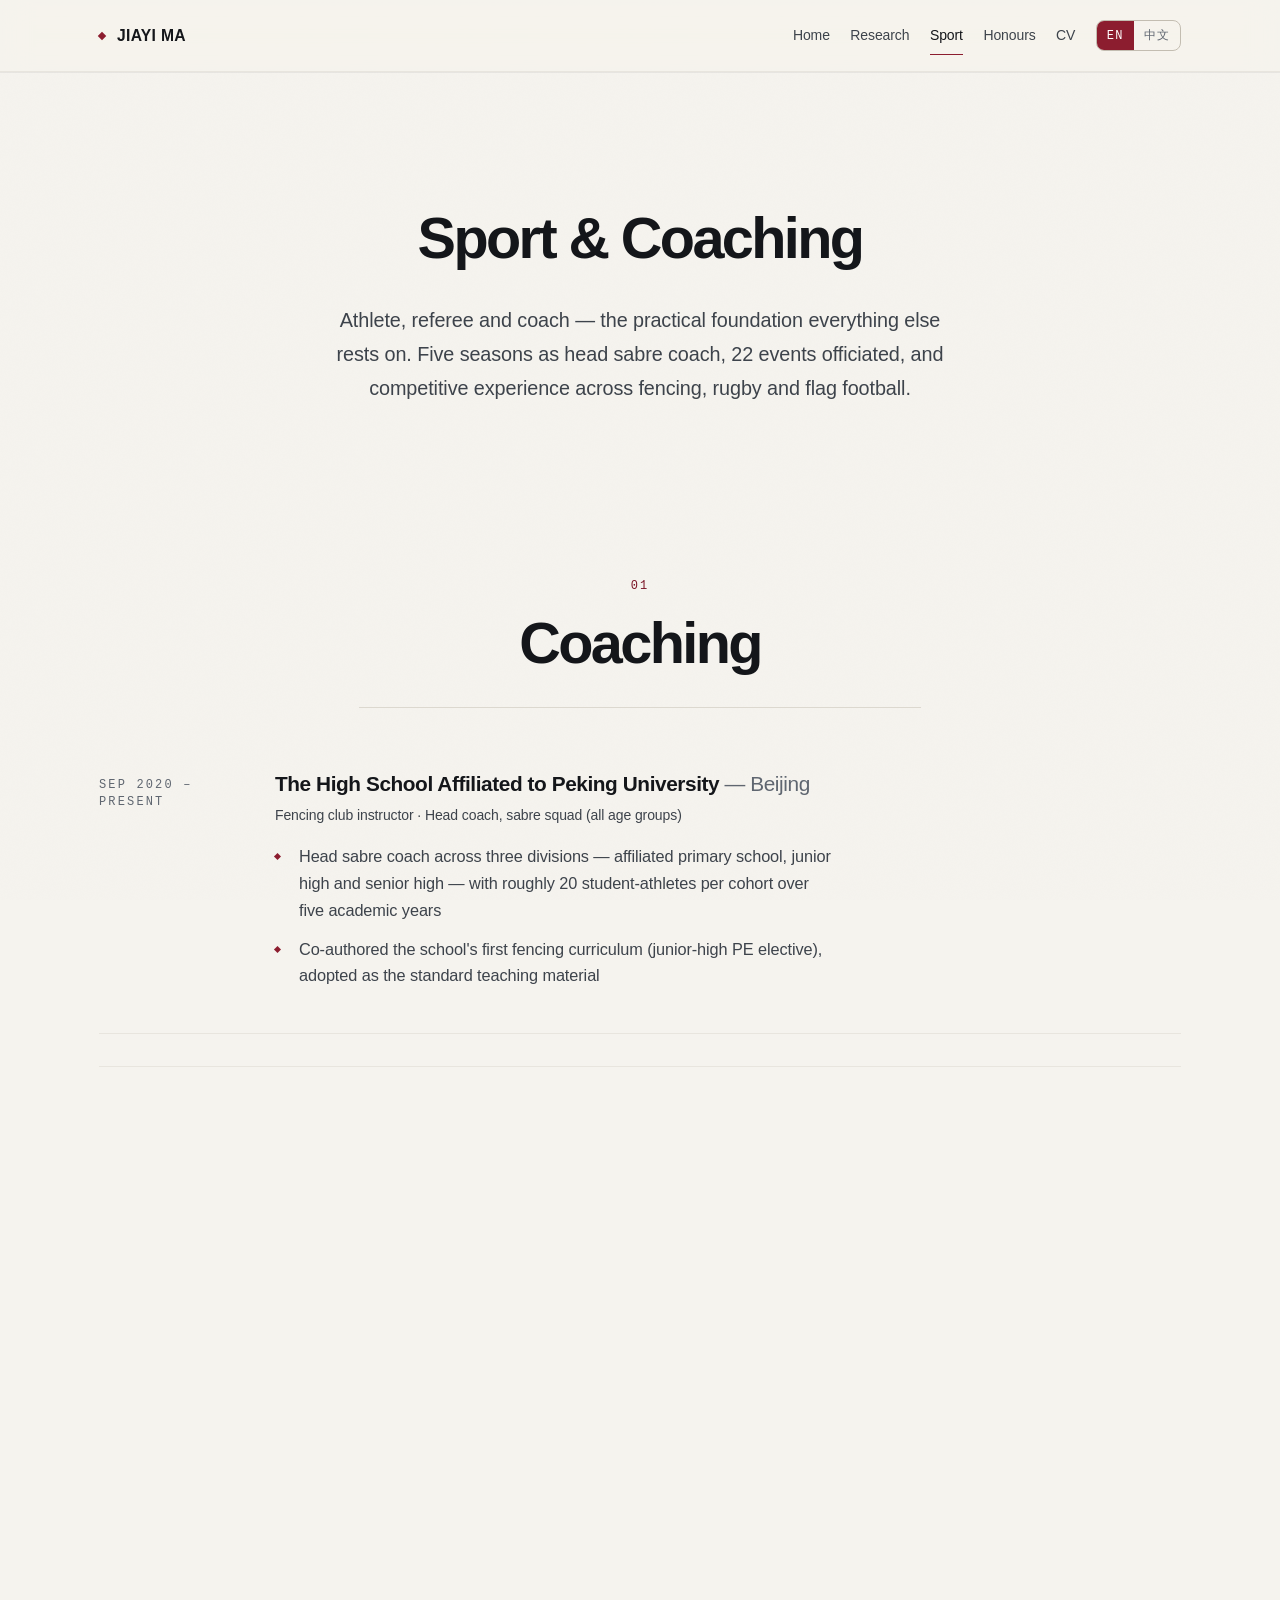
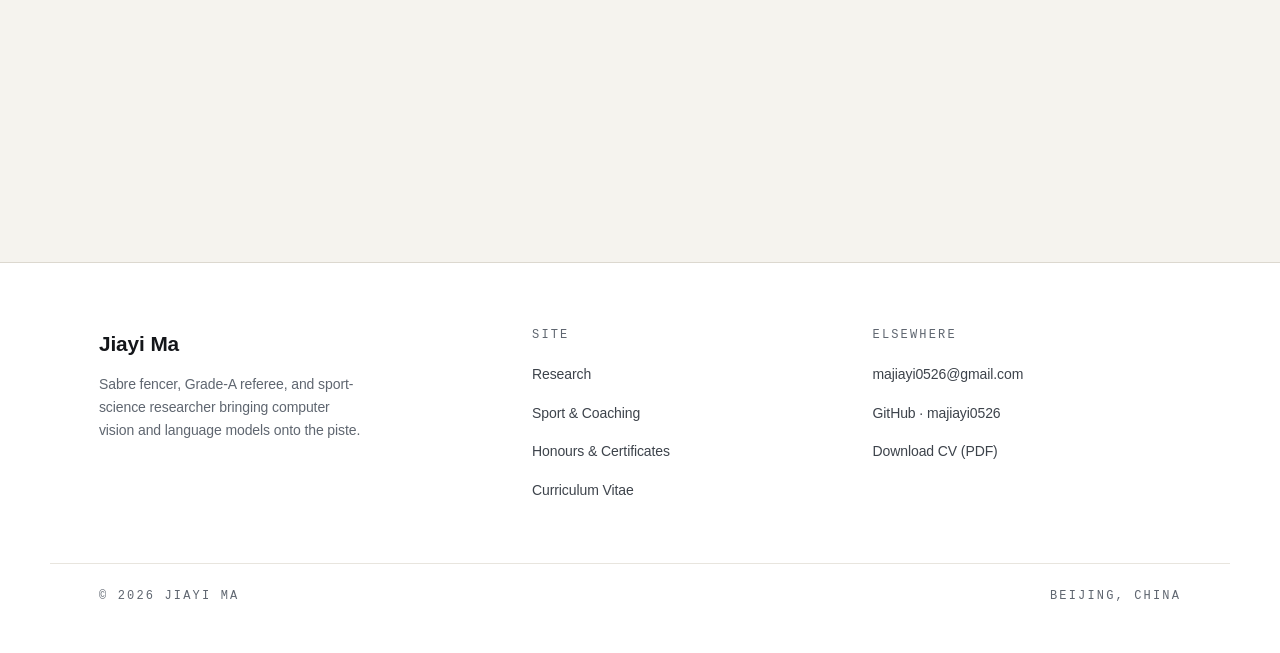
<file: fencing.html>
<!DOCTYPE html>
<html lang="en" data-lang="en">
<head>
<meta charset="utf-8">
<meta name="viewport" content="width=device-width, initial-scale=1">
<meta name="color-scheme" content="light">
<meta http-equiv="Content-Security-Policy" content="default-src 'self'; script-src 'self'; style-src 'self'; img-src 'self' data:; font-src 'self'; base-uri 'self'; form-action 'none'; object-src 'none'">
<meta name="description" content="Coaching, officiating and competitive record of Jiayi Ma — sabre fencing, Chinese Fencing Association Grade-A referee.">
<meta name="author" content="Jiayi Ma">
<title>Sport &amp; Coaching · Jiayi Ma 马佳艺</title>
<link rel="canonical" href="https://majiayi0526.github.io/fencing.html">
<meta property="og:type" content="profile">
<meta property="og:title" content="Sport &amp; Coaching · Jiayi Ma 马佳艺">
<meta property="og:description" content="Coaching, officiating and competitive record of Jiayi Ma — sabre fencing, Chinese Fencing Association Grade-A referee.">
<meta property="og:image" content="https://majiayi0526.github.io/photo.jpg">
<meta property="og:url" content="https://majiayi0526.github.io/fencing.html">
<meta name="twitter:card" content="summary">
<link rel="stylesheet" href="styles/tokens.css">
<link rel="stylesheet" href="styles/base.css">
<link rel="stylesheet" href="styles/layout.css">
<link rel="stylesheet" href="styles/components.css">
<link rel="stylesheet" href="styles/adaptive.css">
<noscript><link rel="stylesheet" href="styles/nojs.css"></noscript>
<script src="js/lang.js" defer></script>
<script src="js/nav.js" defer></script>
<script src="js/reveal.js" defer></script>
</head>
<body>

<a class="skip-link" href="#main"><span class="lang-en">Skip to content</span><span class="lang-cn">跳到正文</span></a>

<nav class="nav" aria-label="Main navigation">
  <div class="nav__inner">
    <a class="nav__brand" href="index.html"><span class="mark" aria-hidden="true"></span><span class="lang-en">JIAYI MA</span><span class="lang-cn">马佳艺</span></a>
    <button class="nav__toggle" type="button" aria-expanded="false" aria-controls="nav-menu"><span class="lang-en">Menu</span><span class="lang-cn">菜单</span></button>
    <div class="nav__menu" id="nav-menu">
        <a class="nav__link" href="index.html"><span class="lang-en">Home</span><span class="lang-cn">首页</span></a>
        <a class="nav__link" href="research.html"><span class="lang-en">Research</span><span class="lang-cn">科研</span></a>
        <a class="nav__link is-active" href="fencing.html"><span class="lang-en">Sport</span><span class="lang-cn">体育专业</span></a>
        <a class="nav__link" href="awards.html"><span class="lang-en">Honours</span><span class="lang-cn">荣誉证书</span></a>
        <a class="nav__link" href="cv.html"><span class="lang-en">CV</span><span class="lang-cn">简历</span></a>
        <span class="lang-switch" role="group" aria-label="Language / 语言">
          <button type="button" data-lang="en" aria-pressed="true">EN</button>
          <button type="button" data-lang="cn" aria-pressed="false">中文</button>
        </span>
    </div>
  </div>
</nav>

<main class="page" id="main">

  <header class="hero">
    <h1 class="section__title reveal"><span class="lang-en">Sport &amp; Coaching</span><span class="lang-cn">体育专业经历</span></h1>
    <p class="hero__lede reveal"><span class="lang-en">Athlete, referee and coach — the practical foundation everything else rests on. Five seasons as head sabre coach, 22 events officiated, and competitive experience across fencing, rugby and flag football.</span><span class="lang-cn">运动员、裁判员与教练员——这是其余一切工作的实践基础。五个学年佩剑主教练、累计执裁 22 场赛事，并在击剑、英式橄榄球、腰旗橄榄球等项目中均有竞赛经历。</span></p>
  </header>


  <section class="section" aria-labelledby="sec-01">
    <div class="section__head reveal">
      <p class="label section__num">01</p>
      <h2 class="section__title" id="sec-01"><span class="lang-en">Coaching</span><span class="lang-cn">教学与执教</span></h2>
    </div>

  <article class="entry reveal">
    <p class="label entry__date"><span class="lang-en">Sep 2020 – present</span><span class="lang-cn">2020.09 – 至今</span></p>
    <div>
      <h3 class="entry__title"><span class="lang-en">The High School Affiliated to Peking University <span class="loc">— Beijing</span></span><span class="lang-cn">北京大学附属中学 <span class="loc">— 北京</span></span></h3>
      <p class="entry__meta"><span class="lang-en">Fencing club instructor · Head coach, sabre squad (all age groups)</span><span class="lang-cn">击剑俱乐部任课教师 · 佩剑全年龄段校队主教练</span></p>
      <ul class="entry__list">
        <li><span class="lang-en">Head sabre coach across three divisions — affiliated primary school, junior high and senior high — with roughly 20 student-athletes per cohort over five academic years</span><span class="lang-cn">担任小学兴趣班、初中部、高中部三个学段的佩剑主教练，五个学年累计每期执教约 20 名学生运动员</span></li>
        <li><span class="lang-en">Co-authored the school's first fencing curriculum (junior-high PE elective), adopted as the standard teaching material</span><span class="lang-cn">参与编撰北大附中首本击剑校本课程教材（初中部），被采纳为体育选修课标准教材</span></li>
      </ul>
    </div>
  </article>

    <div class="medals">
      <div class="medal medal--gold reveal">
        <p class="medal__value"><span class="lang-en">4 × Gold</span><span class="lang-cn">四金</span></p>
        <p class="label medal__body"><span class="lang-en">National level · coached athletes</span><span class="lang-cn">全国级赛事 · 执教学生</span></p>
      </div>
      <div class="medal medal--silver reveal">
        <p class="medal__value"><span class="lang-en">2 × Silver</span><span class="lang-cn">两银</span></p>
        <p class="label medal__body"><span class="lang-en">National level · coached athletes</span><span class="lang-cn">全国级赛事 · 执教学生</span></p>
      </div>
      <div class="medal medal--gold reveal">
        <p class="medal__value"><span class="lang-en">5 × Gold</span><span class="lang-cn">五金</span></p>
        <p class="label medal__body"><span class="lang-en">Beijing municipal · coached athletes</span><span class="lang-cn">北京市级赛事 · 执教学生</span></p>
      </div>
      <div class="medal medal--silver reveal">
        <p class="medal__value"><span class="lang-en">3 × Silver</span><span class="lang-cn">三银</span></p>
        <p class="label medal__body"><span class="lang-en">Beijing municipal · coached athletes</span><span class="lang-cn">北京市级赛事 · 执教学生</span></p>
      </div>
    </div>
  </section>


  <section class="section" aria-labelledby="sec-02">
    <div class="section__head reveal">
      <p class="label section__num">02</p>
      <h2 class="section__title" id="sec-02"><span class="lang-en">Officiating</span><span class="lang-cn">执裁经历</span></h2>
    </div>

  <article class="entry reveal">
    <p class="label entry__date"><span class="lang-en">2020 – present</span><span class="lang-cn">2020 – 至今</span></p>
    <div>
      <h3 class="entry__title"><span class="lang-en">Chinese Fencing Association <span class="loc">— referee since 2020; Grade-A since March 2025</span></span><span class="lang-cn">中国击剑协会 <span class="loc">— 2020 年起执裁，2025 年 3 月获 A 级</span></span></h3>
      <p class="entry__meta"><span class="lang-en">22 events officiated</span><span class="lang-cn">累计执裁 22 场赛事</span></p>
      <ul class="entry__list">
        <li><span class="lang-en">1 national-level event · 3 Grade-A · 2 Grade-B · 16 Grade-C/D events</span><span class="lang-cn">全国级赛事 1 场 · A级赛事 3 场 · B级赛事 2 场 · C/D级赛事 16 场</span></li>
      </ul>
    </div>
  </article>

  <article class="entry reveal">
    <p class="label entry__date"><span class="lang-en">2025</span><span class="lang-cn">2025</span></p>
    <div>
      <h3 class="entry__title"><span class="lang-en">Chinese Tennis Association <span class="loc">— certified referee</span></span><span class="lang-cn">中国网球协会 <span class="loc">— 认证裁判</span></span></h3>
      <ul class="entry__list">
        <li><span class="lang-en">Beijing Changping District Youth Tennis Selection Tournament · referee</span><span class="lang-cn">北京市昌平区青少年网球选拔赛 · 裁判</span></li>
        <li><span class="lang-en">FILA KIDS Diamond Cup Junior Tennis Challenger, Leg 1 — Beijing (CTJ-B600) · referee</span><span class="lang-cn">FILA KIDS 钻石杯青少年网球挑战赛第一站·北京站（CTJ-B600）· 裁判</span></li>
      </ul>
    </div>
  </article>

  <article class="entry reveal">
    <p class="label entry__date"><span class="lang-en">2023</span><span class="lang-cn">2023</span></p>
    <div>
      <h3 class="entry__title"><span class="lang-en">Chinese Modern Pentathlon Association <span class="loc">— 2023 National Youth and Junior Championships, Changzhi</span></span><span class="lang-cn">中国现代五项运动协会 <span class="loc">— 2023 年全国现代五项青年锦标赛暨少年锦标赛，长治</span></span></h3>
      <p class="entry__meta entry__meta--accent"><span class="lang-en">Outstanding Referee</span><span class="lang-cn">优秀裁判员</span></p>
    </div>
  </article>

  </section>


  <section class="section" aria-labelledby="sec-03">
    <div class="section__head reveal">
      <p class="label section__num">03</p>
      <h2 class="section__title" id="sec-03"><span class="lang-en">Competitions</span><span class="lang-cn">竞赛经历</span></h2>
    </div>

  <article class="entry reveal">
    <p class="label entry__date"><span class="lang-en">2026</span><span class="lang-cn">2026</span></p>
    <div>
      <h3 class="entry__title"><span class="lang-en">BroadcastCode 12 Hackathon (NBA &times; AWS &times; CSDN) &middot; Deep Court</span><span class="lang-cn">「深度赛场」BroadcastCode 12 黑客松（NBA × AWS × CSDN，12 小时）</span></h3>
      <p class="entry__meta entry__meta--accent"><span class="lang-en">Team captain &middot; AI runner-up</span><span class="lang-cn">队长 · AI 亚军</span></p>
    </div>
  </article>

  <article class="entry reveal">
    <p class="label entry__date"><span class="lang-en">2026</span><span class="lang-cn">2026</span></p>
    <div>
      <h3 class="entry__title"><span class="lang-en">19th Advanced Robotics &amp; Simulation Technology Competition</span><span class="lang-cn">第十九届先进机器人及仿真技术大赛</span></h3>
      <p class="entry__meta entry__meta--accent"><span class="lang-en">National finals</span><span class="lang-cn">国赛</span></p>
    </div>
  </article>

  <article class="entry reveal">
    <p class="label entry__date"><span class="lang-en">2026</span><span class="lang-cn">2026</span></p>
    <div>
      <h3 class="entry__title"><span class="lang-en">SheNicest Hackathon (1,000 participants) · software track</span><span class="lang-cn">千人 SheNicest 黑客松 · 软件赛道</span></h3>
      <p class="entry__meta entry__meta--accent"><span class="lang-en">Selected · full-stack</span><span class="lang-cn">入选 · 全栈</span></p>
    </div>
  </article>

  <article class="entry reveal">
    <p class="label entry__date"><span class="lang-en">2025 – 2026</span><span class="lang-cn">2025 – 2026</span></p>
    <div>
      <h3 class="entry__title"><span class="lang-en">Springfield College Women&rsquo;s Rugby (club sport)</span><span class="lang-cn">美国春田学院女子英式橄榄球队（俱乐部运动队）</span></h3>
      <p class="entry__meta entry__meta--accent"><span class="lang-en">Active member and player</span><span class="lang-cn">在队队员</span></p>
    </div>
  </article>

  <article class="entry reveal">
    <p class="label entry__date"><span class="lang-en">2025</span><span class="lang-cn">2025</span></p>
    <div>
      <h3 class="entry__title"><span class="lang-en">Peking University &ldquo;Weiming Bowl&rdquo; Flag Football Tournament</span><span class="lang-cn">北京大学"未名碗"腰旗橄榄球赛</span></h3>
      <p class="entry__meta entry__meta--accent"><span class="lang-en">Champion · starting player</span><span class="lang-cn">冠军 · 主力队员</span></p>
    </div>
  </article>

  <article class="entry reveal">
    <p class="label entry__date"><span class="lang-en">2021</span><span class="lang-cn">2021</span></p>
    <div>
      <h3 class="entry__title"><span class="lang-en">Beijing Sport University Fencing Games · women's sabre individual</span><span class="lang-cn">北京体育大学击剑校运会 · 女子佩剑个人</span></h3>
      <p class="entry__meta entry__meta--accent"><span class="lang-en">Champion</span><span class="lang-cn">冠军</span></p>
    </div>
  </article>

  <article class="entry reveal">
    <p class="label entry__date"><span class="lang-en">2019</span><span class="lang-cn">2019</span></p>
    <div>
      <h3 class="entry__title"><span class="lang-en">2nd Youth Games of the People's Republic of China · women's sabre individual (Group A)</span><span class="lang-cn">中华人民共和国第二届青年运动会 · 女子佩剑甲组个人</span></h3>
      <p class="entry__meta entry__meta--accent"><span class="lang-en">Runner-up</span><span class="lang-cn">亚军</span></p>
    </div>
  </article>

  <article class="entry reveal">
    <p class="label entry__date"><span class="lang-en">2018</span><span class="lang-cn">2018</span></p>
    <div>
      <h3 class="entry__title"><span class="lang-en">15th Beijing Municipal Games · women's sabre individual (Group A)</span><span class="lang-cn">北京市第十五届运动会 · 女子佩剑甲组个人</span></h3>
      <p class="entry__meta entry__meta--accent"><span class="lang-en">Champion</span><span class="lang-cn">冠军</span></p>
    </div>
  </article>

  <article class="entry reveal">
    <p class="label entry__date"><span class="lang-en">2018</span><span class="lang-cn">2018</span></p>
    <div>
      <h3 class="entry__title"><span class="lang-en">China Secondary School Fencing Championships · women's sabre individual</span><span class="lang-cn">中国中学生击剑锦标赛 · 女子佩剑个人</span></h3>
      <p class="entry__meta entry__meta--accent"><span class="lang-en">Runner-up</span><span class="lang-cn">亚军</span></p>
    </div>
  </article>

  <article class="entry reveal">
    <p class="label entry__date"><span class="lang-en">2018</span><span class="lang-cn">2018</span></p>
    <div>
      <h3 class="entry__title"><span class="lang-en">Chinese National Youth Fencing Team training camp</span><span class="lang-cn">中国青年击剑队集训</span></h3>
      <p class="entry__meta entry__meta--accent"><span class="lang-en">Selected</span><span class="lang-cn">入选</span></p>
    </div>
  </article>

  </section>


  <section class="section section--last" aria-labelledby="sec-04">
    <div class="section__head reveal">
      <p class="label section__num">04</p>
      <h2 class="section__title" id="sec-04"><span class="lang-en">Volunteer service &amp; community events</span><span class="lang-cn">志愿服务与社会活动</span></h2>
    </div>

  <article class="entry reveal">
    <p class="label entry__date"><span class="lang-en">2026</span><span class="lang-cn">2026</span></p>
    <div>
      <h3 class="entry__title"><span class="lang-en">World Para Fencing Games</span><span class="lang-cn">世界击剑残疾人运动会</span></h3>
      <p class="entry__meta"><span class="lang-en">Volunteer</span><span class="lang-cn">志愿者</span></p>
    </div>
  </article>

  <article class="entry reveal">
    <p class="label entry__date"><span class="lang-en">2026</span><span class="lang-cn">2026</span></p>
    <div>
      <h3 class="entry__title"><span class="lang-en">SHAPE America National Convention &amp; Expo</span><span class="lang-cn">美国体育教育年会</span></h3>
      <p class="entry__meta"><span class="lang-en">Outstanding volunteer</span><span class="lang-cn">优秀志愿者</span></p>
    </div>
  </article>

  <article class="entry reveal">
    <p class="label entry__date"><span class="lang-en">2026</span><span class="lang-cn">2026</span></p>
    <div>
      <h3 class="entry__title"><span class="lang-en">ICSPAH Annual Conference</span><span class="lang-cn">国际华人体育与健康年会</span></h3>
      <p class="entry__meta"><span class="lang-en">Volunteer</span><span class="lang-cn">志愿者</span></p>
    </div>
  </article>

  <article class="entry reveal">
    <p class="label entry__date"><span class="lang-en">2023</span><span class="lang-cn">2023</span></p>
    <div>
      <h3 class="entry__title"><span class="lang-en">China Open (Tennis)</span><span class="lang-cn">中国网球公开赛</span></h3>
      <p class="entry__meta"><span class="lang-en">Volunteer · Gold Award for volunteer service, 110 hours</span><span class="lang-cn">志愿者 · 志愿服务金奖，累计服务 110 小时</span></p>
    </div>
  </article>

  <article class="entry reveal">
    <p class="label entry__date"><span class="lang-en">2023</span><span class="lang-cn">2023</span></p>
    <div>
      <h3 class="entry__title"><span class="lang-en">China International Fair for Trade in Services (CIFTIS)</span><span class="lang-cn">中国国际服务贸易交易会（服贸会）</span></h3>
      <p class="entry__meta"><span class="lang-en">Volunteer</span><span class="lang-cn">志愿者</span></p>
    </div>
  </article>

  <article class="entry reveal">
    <p class="label entry__date"><span class="lang-en">2023</span><span class="lang-cn">2023</span></p>
    <div>
      <h3 class="entry__title"><span class="lang-en">Guangxi Traditional Ethnic Sports Showcase in Beijing</span><span class="lang-cn">广西民族传统体育北京展演活动</span></h3>
      <p class="entry__meta"><span class="lang-en">Board-shoe racing team member</span><span class="lang-cn">板鞋竞速队员</span></p>
    </div>
  </article>

  </section>

</main>

<footer class="footer">
  <div class="footer__inner">
    <div class="footer__col">
      <p class="footer__name"><span class="lang-en">Jiayi Ma</span><span class="lang-cn">马佳艺</span></p>
      <p class="footer__blurb"><span class="lang-en">Sabre fencer, Grade-A referee, and sport-science researcher bringing computer vision and language models onto the piste.</span><span class="lang-cn">佩剑运动员、A级裁判、运动科学研究者——把计算机视觉与语言模型带上剑道。</span></p>
    </div>
    <div class="footer__col">
      <p class="label"><span class="lang-en">Site</span><span class="lang-cn">站内</span></p>
      <ul>
        <li><a href="research.html"><span class="lang-en">Research</span><span class="lang-cn">科研成果</span></a></li>
        <li><a href="fencing.html"><span class="lang-en">Sport &amp; Coaching</span><span class="lang-cn">体育专业经历</span></a></li>
        <li><a href="awards.html"><span class="lang-en">Honours &amp; Certificates</span><span class="lang-cn">荣誉与证书</span></a></li>
        <li><a href="cv.html"><span class="lang-en">Curriculum Vitae</span><span class="lang-cn">个人简历</span></a></li>
      </ul>
    </div>
    <div class="footer__col">
      <p class="label"><span class="lang-en">Elsewhere</span><span class="lang-cn">站外</span></p>
      <ul>
        <li><a href="mailto:majiayi0526@gmail.com">majiayi0526@gmail.com</a></li>
        <li><a href="https://github.com/majiayi0526" rel="me noopener">GitHub · majiayi0526</a></li>
        <li><a href="JiayiMa_CV.pdf"><span class="lang-en">Download CV (PDF)</span><span class="lang-cn">下载英文简历 PDF</span></a></li>
      </ul>
    </div>
  </div>
  <div class="footer__base">
    <p class="label">© 2026 <span class="lang-en">Jiayi Ma</span><span class="lang-cn">马佳艺</span></p>
    <p class="label"><span class="lang-en">Beijing, China</span><span class="lang-cn">中国北京</span></p>
  </div>
</footer>

</body>
</html>
</file>
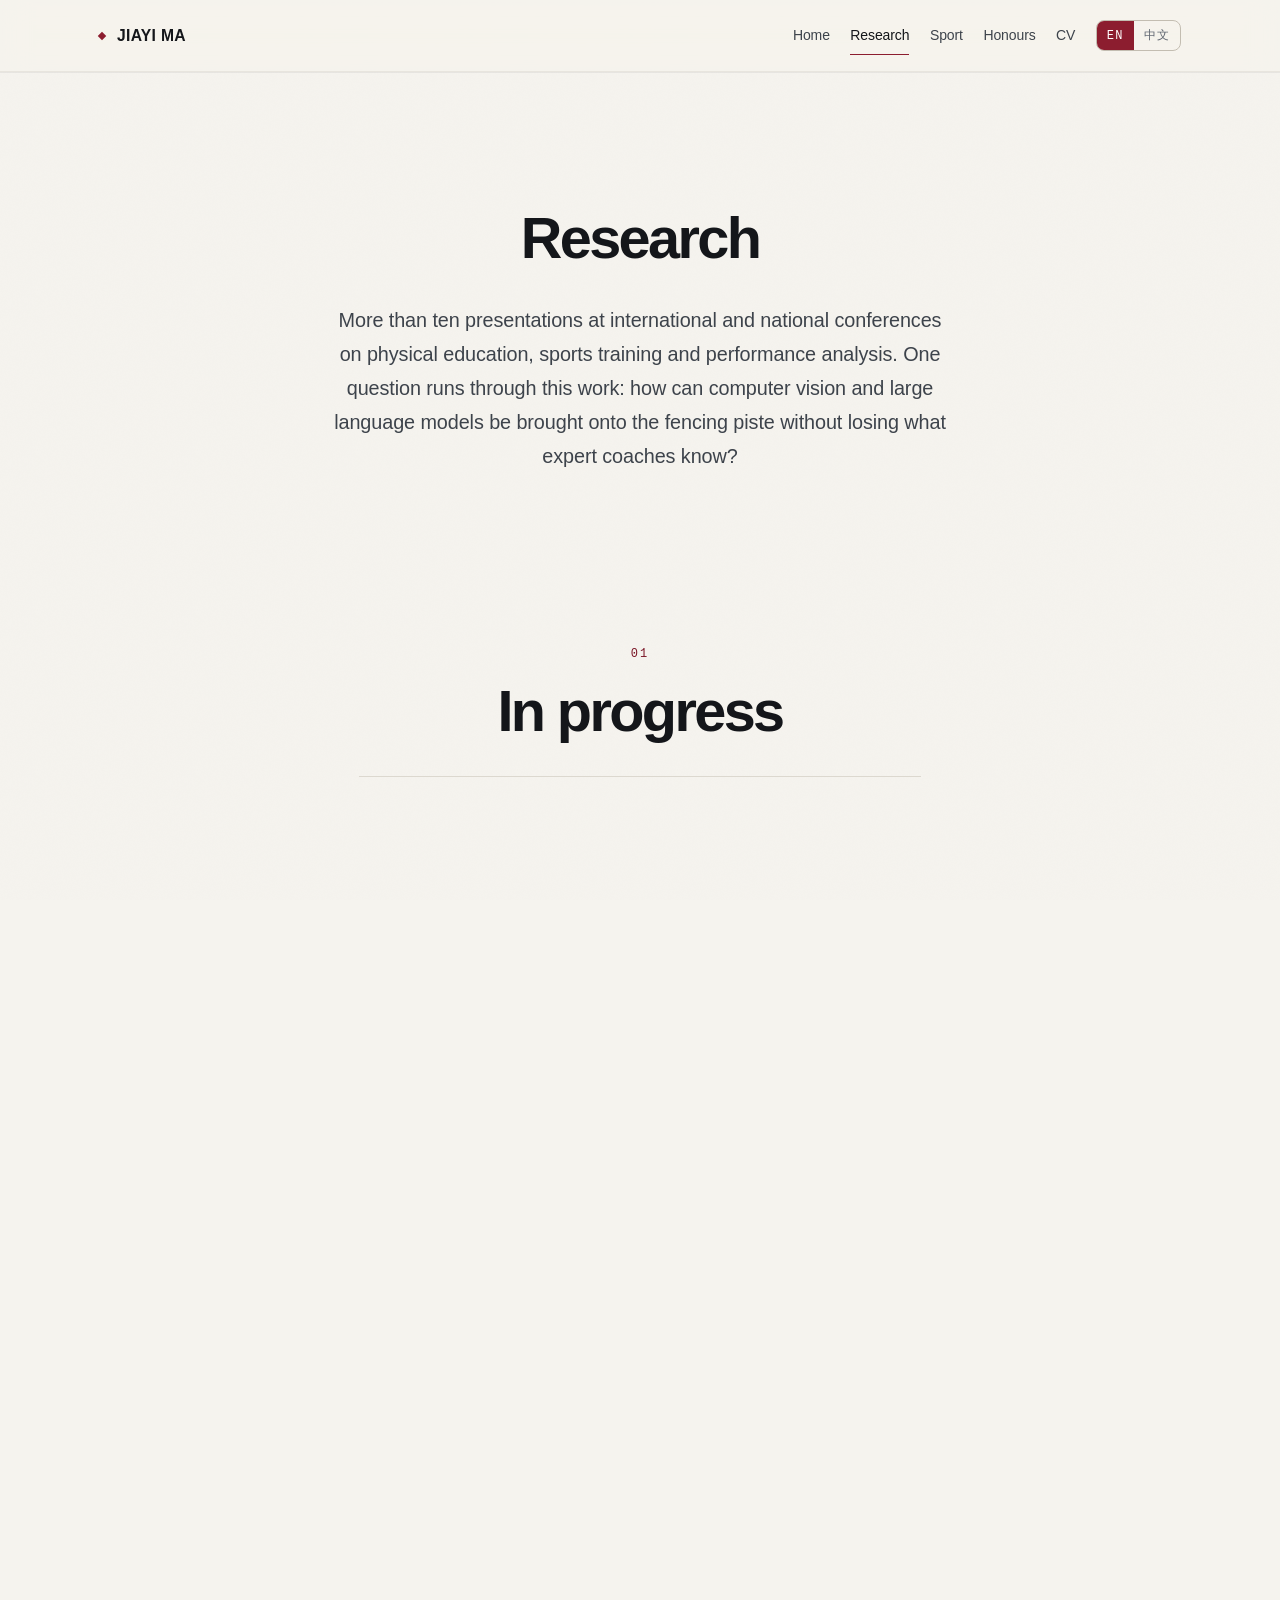
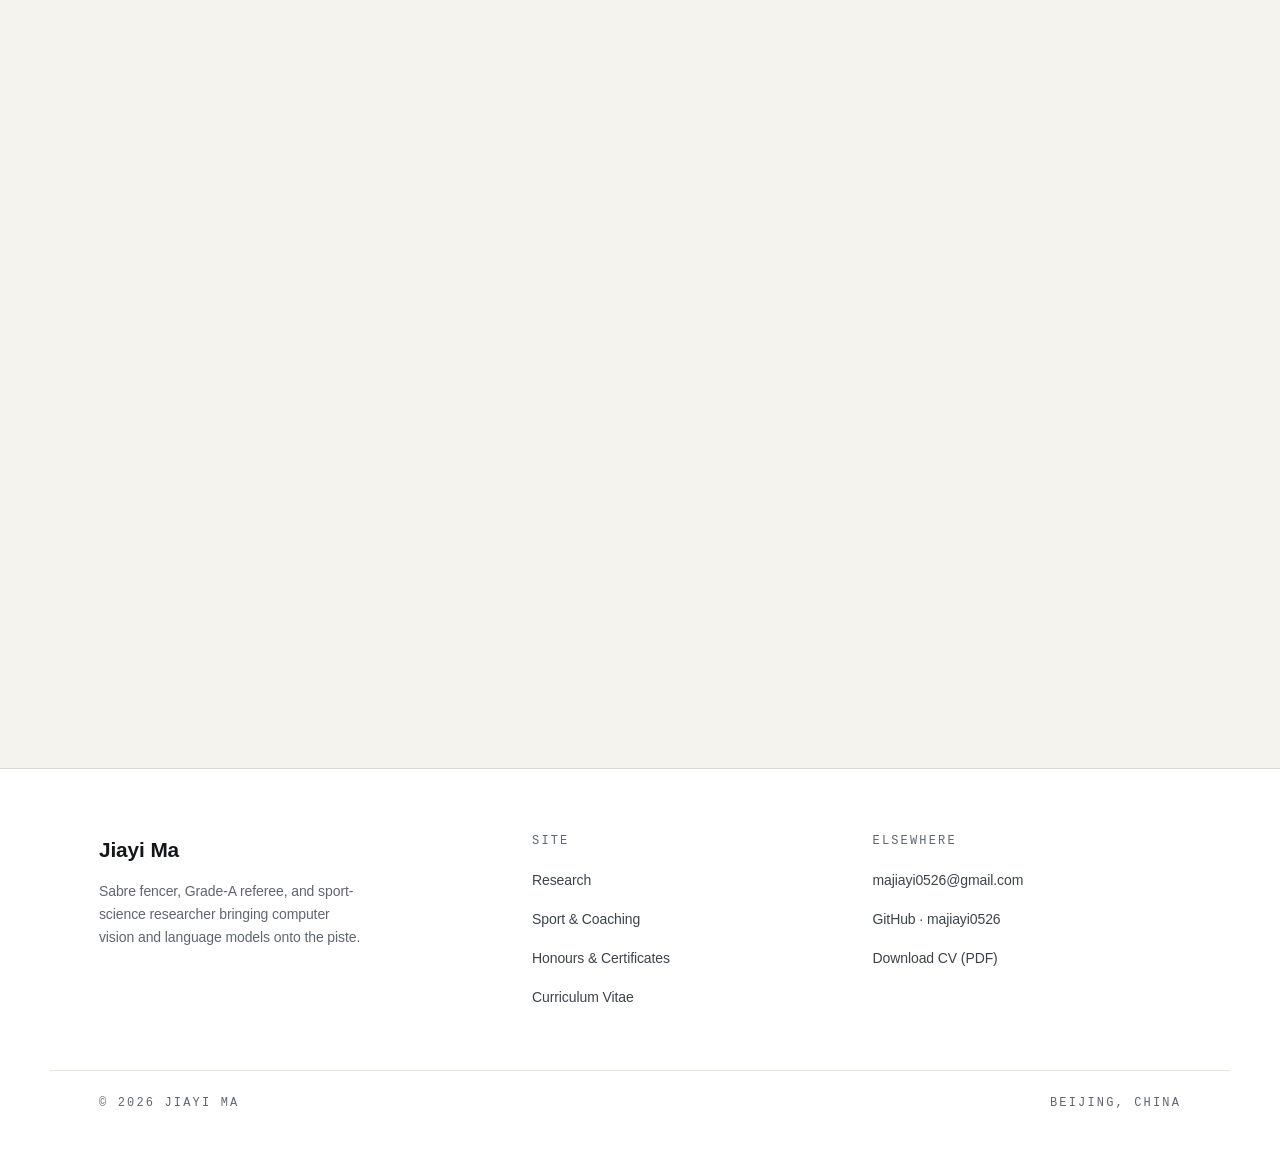
<file: research.html>
<!DOCTYPE html>
<html lang="en" data-lang="en">
<head>
<meta charset="utf-8">
<meta name="viewport" content="width=device-width, initial-scale=1">
<meta name="color-scheme" content="light">
<meta http-equiv="Content-Security-Policy" content="default-src 'self'; script-src 'self'; style-src 'self'; img-src 'self' data:; font-src 'self'; base-uri 'self'; form-action 'none'; object-src 'none'">
<meta name="description" content="Research by Jiayi Ma on computer vision, expert-aligned LLMs and injury-risk assessment in youth sabre fencing.">
<meta name="author" content="Jiayi Ma">
<title>Research · Jiayi Ma 马佳艺</title>
<link rel="canonical" href="https://majiayi0526.github.io/research.html">
<meta property="og:type" content="profile">
<meta property="og:title" content="Research · Jiayi Ma 马佳艺">
<meta property="og:description" content="Research by Jiayi Ma on computer vision, expert-aligned LLMs and injury-risk assessment in youth sabre fencing.">
<meta property="og:image" content="https://majiayi0526.github.io/photo.jpg">
<meta property="og:url" content="https://majiayi0526.github.io/research.html">
<meta name="twitter:card" content="summary">
<link rel="stylesheet" href="styles/tokens.css">
<link rel="stylesheet" href="styles/base.css">
<link rel="stylesheet" href="styles/layout.css">
<link rel="stylesheet" href="styles/components.css">
<link rel="stylesheet" href="styles/adaptive.css">
<noscript><link rel="stylesheet" href="styles/nojs.css"></noscript>
<script src="js/lang.js" defer></script>
<script src="js/nav.js" defer></script>
<script src="js/reveal.js" defer></script>
</head>
<body>

<a class="skip-link" href="#main"><span class="lang-en">Skip to content</span><span class="lang-cn">跳到正文</span></a>

<nav class="nav" aria-label="Main navigation">
  <div class="nav__inner">
    <a class="nav__brand" href="index.html"><span class="mark" aria-hidden="true"></span><span class="lang-en">JIAYI MA</span><span class="lang-cn">马佳艺</span></a>
    <button class="nav__toggle" type="button" aria-expanded="false" aria-controls="nav-menu"><span class="lang-en">Menu</span><span class="lang-cn">菜单</span></button>
    <div class="nav__menu" id="nav-menu">
        <a class="nav__link" href="index.html"><span class="lang-en">Home</span><span class="lang-cn">首页</span></a>
        <a class="nav__link is-active" href="research.html"><span class="lang-en">Research</span><span class="lang-cn">科研</span></a>
        <a class="nav__link" href="fencing.html"><span class="lang-en">Sport</span><span class="lang-cn">体育专业</span></a>
        <a class="nav__link" href="awards.html"><span class="lang-en">Honours</span><span class="lang-cn">荣誉证书</span></a>
        <a class="nav__link" href="cv.html"><span class="lang-en">CV</span><span class="lang-cn">简历</span></a>
        <span class="lang-switch" role="group" aria-label="Language / 语言">
          <button type="button" data-lang="en" aria-pressed="true">EN</button>
          <button type="button" data-lang="cn" aria-pressed="false">中文</button>
        </span>
    </div>
  </div>
</nav>

<main class="page" id="main">

  <header class="hero">
    <h1 class="section__title reveal"><span class="lang-en">Research</span><span class="lang-cn">科研成果</span></h1>
    <p class="hero__lede reveal"><span class="lang-en">More than ten presentations at international and national conferences on physical education, sports training and performance analysis. One question runs through this work: how can computer vision and large language models be brought onto the fencing piste without losing what expert coaches know?</span><span class="lang-cn">累计进行国际及全国会议报告 10 余次，主题涵盖体育教育、运动训练与运动表现分析。所有工作指向一个方向：如何把计算机视觉与大语言模型带上击剑剑道，而不丢失教练真正掌握的东西？</span></p>
  </header>


  <section class="section" aria-labelledby="sec-01">
    <div class="section__head reveal">
      <p class="label section__num">01</p>
      <h2 class="section__title" id="sec-01"><span class="lang-en">In progress</span><span class="lang-cn">在研课题</span></h2>
    </div>


  <article class="card is-full reveal">
    <p class="label card__num"><span class="lang-en">Master&rsquo;s thesis · Beijing Sport University · 2024 –</span><span class="lang-cn">硕士学位论文 · 北京体育大学 · 2024 –</span></p>
    <h3 class="card__title"><span class="lang-en">Computer Vision and Large Language Models for Injury-Risk Assessment in Youth Sabre Fencing</span><span class="lang-cn">基于计算机视觉与大语言模型的青少年佩剑损伤风险评估研究</span></h3>
    <div class="grid-2">
      <div>
        <p class="label"><span class="lang-en">Approach</span><span class="lang-cn">研究思路</span></p>
        <p class="card__body"><span class="lang-en">A five-stage pipeline — skeleton extraction (YOLOv8-Pose) → 15 biomechanical indicators → supervised fine-tuning (SFT) → preference alignment (DPO) → automated risk assessment — producing interpretable injury-risk reports for sabre fencers aged 12–18.</span><span class="lang-cn">提出五阶段技术管线：骨架提取（YOLOv8-Pose）→ 15 项生物力学指标 → 监督微调（SFT）→ 偏好对齐（DPO）→ 自动化风险评估，为 12–18 岁青少年佩剑运动员生成可解释的损伤风险报告。</span></p>
      </div>
      <div>
        <p class="label"><span class="lang-en">Novelty</span><span class="lang-cn">创新点</span></p>
        <p class="card__body"><span class="lang-en">To our knowledge, among the first applications of two-stage SFT + DPO alignment (Qwen2.5-7B + LoRA, LlamaFactory) to sports injury-risk assessment; evaluation against independent expert-coach ratings is in progress.</span><span class="lang-cn">据我们所知，较早将 SFT + DPO 两阶段对齐方法（Qwen2.5-7B + LoRA，LlamaFactory）应用于运动损伤风险评估；以独立专家教练评分为基准的评估正在进行。</span></p>
      </div>
    </div>
    <ul class="tags"><li class="tag">YOLOv8-Pose</li><li class="tag">Qwen2.5-7B</li><li class="tag">LoRA / LlamaFactory</li><li class="tag">SFT + DPO</li><li class="tag">Markerless Motion Capture</li></ul>
  </article>
  </section>


  <section class="section" aria-labelledby="sec-02">
    <div class="section__head reveal">
      <p class="label section__num">02</p>
      <h2 class="section__title" id="sec-02"><span class="lang-en">Selected conference presentations</span><span class="lang-cn">会议报告（节选）</span></h2>
    </div>

  <article class="entry reveal">
    <p class="label entry__date"><span class="lang-en">2026</span><span class="lang-cn">2026</span></p>
    <div>
      <h3 class="entry__title"><span class="lang-en">Who Coaches the Coach? — Augmenting Pedagogical Decision-Making Through Expert-Aligned AI in Adolescent Sabre Training</span><span class="lang-cn">谁来教导教练？—— 以专家对齐的人工智能增强青少年佩剑训练中的教学决策</span></h3>
      <p class="entry__meta"><span class="lang-en">Ma, J. · Invited talk · 17th Harvard China Education Symposium (student-organised) · Cambridge, MA, USA</span><span class="lang-cn">马佳艺 · 特邀报告 · 第十七届哈佛中国教育论坛（学生与学者自办）· 美国剑桥</span></p>
    </div>
  </article>

  <article class="entry reveal">
    <p class="label entry__date"><span class="lang-en">2026</span><span class="lang-cn">2026</span></p>
    <div>
      <h3 class="entry__title"><span class="lang-en">Developmental Sequence of Saber Lunge Technique: A Condensed Summary</span><span class="lang-cn">佩剑弓步技术的发展序列研究</span></h3>
      <p class="entry__meta"><span class="lang-en">Ma, J., &amp; Zhang, L. · Oral presentation · ICSPAH Symposium at the SHAPE America National Convention &amp; Expo · Kansas City, MO, USA · 17 March 2026</span><span class="lang-cn">马佳艺，张莉清 · 口头报告 · 国际华人体育与健康学会（ICSPAH）专题研讨会，SHAPE America 全国年会 · 美国堪萨斯城 · 2026.03.17</span></p>
    </div>
  </article>

  <article class="entry reveal">
    <p class="label entry__date"><span class="lang-en">2025</span><span class="lang-cn">2025</span></p>
    <div>
      <h3 class="entry__title"><span class="lang-en">Markerless Motion-Capture–Based Early Warning of Lower-Limb Injuries in Sabre Fencers</span><span class="lang-cn">基于无标记动作捕捉的佩剑运动员下肢损伤预警研究</span></h3>
      <p class="entry__meta"><span class="lang-en">Ma, J., Qu, R., Xu, L., Yi, X., Gao, Y., &amp; Zhang, L. · Oral presentation (in Chinese) · 14th National Congress on Sports Science, China · 9 November 2025</span><span class="lang-cn">马佳艺，曲若非，许丽娜，易晓兰，高雅，张莉清 · 第十四届全国体育科学大会专题报告 · 2025.11.09</span></p>
    </div>
  </article>

  <article class="entry reveal">
    <p class="label entry__date"><span class="lang-en">2025</span><span class="lang-cn">2025</span></p>
    <div>
      <h3 class="entry__title"><span class="lang-en">Deep-Learning-Based Precision Recognition and Analysis System for Sabre Techniques</span><span class="lang-cn">基于深度学习的佩剑动作精准识别与分析系统研究</span></h3>
      <p class="entry__meta"><span class="lang-en">Ma, J., &amp; Zhang, L. · Oral presentation (in Chinese) · 2nd National Conference on Artificial Intelligence in Sports, China</span><span class="lang-cn">马佳艺，张莉清 · 第二届全国体育人工智能大会专题报告</span></p>
    </div>
  </article>

  <article class="entry reveal">
    <p class="label entry__date"><span class="lang-en">2025</span><span class="lang-cn">2025</span></p>
    <div>
      <h3 class="entry__title"><span class="lang-en">Performance Training Games Improve Fencing Techniques by Effecting on Physical and Cognitive Function in High School Student-fencers</span><span class="lang-cn">表现性训练游戏通过影响身体与认知功能提升高中生击剑技术</span></h3>
      <p class="entry__meta"><span class="lang-en">Ma, J. · Oral presentation · 6th Asia Sport Science Conference, Asian Society for Sport Convergence Sciences (ASCS)</span><span class="lang-cn">马佳艺 · 口头报告 · 第六届亚洲体育科学大会（亚洲体育融合科学学会 ASCS）</span></p>
    </div>
  </article>

  <article class="entry reveal">
    <p class="label entry__date"><span class="lang-en">2024</span><span class="lang-cn">2024</span></p>
    <div>
      <h3 class="entry__title"><span class="lang-en">Deep Learning-based Accurate Recognition and Analysis of Saber Movements</span><span class="lang-cn">基于深度学习的佩剑动作精准识别与分析</span></h3>
      <p class="entry__meta"><span class="lang-en">Ma, J., Qu, R., Xu, L., &hellip; Zhang, L. · Oral presentation · International Conference on Sports Technology and Performance Analysis (ICSTPA 2024) · Guangzhou, China · <strong>EI-indexed proceedings</strong></span><span class="lang-cn">马佳艺，曲若非，许丽娜 等，张莉清 · 国际运动技术与表现分析会议（ICSTPA 2024）· 广州· <strong>EI 收录</strong></span></p>
    </div>
  </article>

  <article class="entry reveal">
    <p class="label entry__date"><span class="lang-en">2024</span><span class="lang-cn">2024</span></p>
    <div>
      <h3 class="entry__title"><span class="lang-en">Effects of Experimental Game-Based Training on Promoting Physical Fitness of High-School Fencing Athletes</span><span class="lang-cn">实验性游戏训练法对促进高中生击剑运动员体质健康的影响</span></h3>
      <p class="entry__meta"><span class="lang-en">Ma, J. · Poster · International Symposium on Embodied Cognition, Yale Center for Brain and Mind Health · New Haven, CT, USA</span><span class="lang-cn">马佳艺 · 海报展示 · 具身认知国际研讨会，耶鲁大学脑与心智健康中心 · 美国纽黑文</span></p>
    </div>
  </article>

  <article class="entry reveal">
    <p class="label entry__date"><span class="lang-en">2023</span><span class="lang-cn">2023</span></p>
    <div>
      <h3 class="entry__title"><span class="lang-en">An Experimental Study of Game-Based Training on Fencing-Specific Physical Qualities in Early School-Age Children</span><span class="lang-cn">游戏训练法对学龄初期儿童击剑专项素质影响的实验研究</span></h3>
      <p class="entry__meta"><span class="lang-en">Ma, J., Xu, L., Wang, S., &amp; Sun, M. · Oral presentation (in Chinese) · 2023 National Symposium on Sports Training Science, Sports Training Branch of the China Sport Science Society</span><span class="lang-cn">马佳艺，许丽娜，王顺然，孙萌婕 · 2023 年全国运动训练学学术研讨会专题报告（中国体育科学学会运动训练学分会）</span></p>
    </div>
  </article>

  <article class="entry reveal">
    <p class="label entry__date"><span class="lang-en">2023</span><span class="lang-cn">2023</span></p>
    <div>
      <h3 class="entry__title"><span class="lang-en">Pre-Competition Training of Elite Female Discus Thrower Feng Bin for the Oregon World Championships</span><span class="lang-cn">优秀女子铁饼运动员冯彬备战俄勒冈世锦赛赛前训练研究</span></h3>
      <p class="entry__meta"><span class="lang-en">Ma, J. · Plenary presentation (in Chinese) · 33rd China Collegiate Track and Field Research Conference, Federation of University Sports of China</span><span class="lang-cn">马佳艺 · 第三十三届中国高校田径科研论文报告会大会报告</span></p>
    </div>
  </article>

  </section>


  <section class="section" aria-labelledby="sec-03">
    <div class="section__head reveal">
      <p class="label section__num">03</p>
      <h2 class="section__title" id="sec-03"><span class="lang-en">Applied projects</span><span class="lang-cn">应用项目</span></h2>
    </div>

    <div class="grid-bento">
      <article class="card is-full reveal">
        <p class="label card__num"><span class="lang-en">BroadcastCode 12 hackathon (NBA &times; AWS &times; CSDN) &middot; Team captain &middot; Oct 2026</span><span class="lang-cn">「深度赛场」BroadcastCode 12 黑客松（NBA × AWS × CSDN）· 队长 · 2026.10</span></p>
        <h3 class="card__title"><span class="lang-en">Deep Court &mdash; AI runner-up</span><span class="lang-cn">深度赛场 · AI 亚军</span></h3>
        <p class="card__body"><span class="lang-en">Takes an NBA game clip and the league&rsquo;s official advanced data, and returns a broadcast with on-screen name tags that follow each player, official metrics, tactical graphics and Chinese AI commentary, published to a CloudFront web player. Players are identified with YOLO detection, OSNet re-identification, team colour and jersey-number reading checked against the official roster; an agent on Amazon Bedrock AgentCore calls tools to read the vision evidence, scoreboard and official data before committing a render plan; narration is synthesised first with Amazon Polly and the timeline is laid out around it. Accuracy comes first: unconfirmed identities are never named, and metrics are shown side by side rather than as causes.</span><span class="lang-cn">输入 NBA 比赛视频与官方深度数据，输出叠加球员姓名、官方指标、战术图示和中文 AI 解说的比赛画面，通过 CloudFront 网页发布。姓名跟着人走：YOLO 检测跟踪、OSNet 重识别、按球衣颜色分队，再结合号码识别与官方名单确认身份；Agent 运行在 Amazon Bedrock AgentCore 上，自主调用工具读取视觉证据、计分板与官方数据后提交画面计划；先用 Amazon Polly 配音，再按音频长度排时间轴。数据准确优先：未确认身份不显示姓名，指标只并列、不说因果。</span></p>
        <ul class="tags"><li class="tag">Amazon Bedrock AgentCore</li><li class="tag">SageMaker</li><li class="tag">Amazon Polly</li><li class="tag">YOLO + OSNet Re-ID</li><li class="tag">Step Functions</li><li class="tag">CloudFront</li><li class="tag">CDK</li></ul>
        <video class="card__video" controls playsinline preload="none" poster="deep-court-poster.jpg" width="1280" height="720">
          <source src="deep-court.mp4" type="video/mp4">
        </video>
        <p class="label card__caption"><span class="lang-en">Demo &middot; live presentation at the BroadcastCode 12 final</span><span class="lang-cn">演示视频 · BroadcastCode 12 现场展示</span></p>
      </article>
      <article class="card is-wide reveal">
        <p class="label card__num"><span class="lang-en">Hackathon · full stack · Aug 2026</span><span class="lang-cn">黑客松 · 全栈 · 2026.08</span></p>
        <h3 class="card__title"><span class="lang-en">Haoli (毫厘) · Proof of Call</span><span class="lang-cn">毫厘 · PROOF OF CALL</span></h3>
        <p class="card__body"><span class="lang-en">An evidence-chain system for right-of-way calls in sabre. It does not replace the referee — it makes the call auditable. Selected for the software track of the SheNicest hackathon (1,000 participants).</span><span class="lang-cn">佩剑对攻判罚的证据链系统。它不代替裁判判罚，只让每一次判决有据可查。入选千人 SheNicest 黑客松软件赛道。</span></p>
        <p class="card__body"><a class="link" href="https://github.com/majiayi0526/haoli-proof-of-call" rel="noopener">github.com/majiayi0526/haoli-proof-of-call ↗</a></p>
      </article>
      <article class="card reveal">
        <p class="label card__num"><span class="lang-en">Software copyright (China)</span><span class="lang-cn">软件著作权</span></p>
        <h3 class="card__title"><span class="lang-en">Fencing Movement Recognition Mini-Program V1.0</span><span class="lang-cn">击剑动作识别小程序 V1.0</span></h3>
        <p class="card__body"><span class="lang-en">Model training and mini-program development.</span><span class="lang-cn">动作识别模型训练与小程序开发。</span></p>
      </article>
      <article class="card reveal">
        <p class="label card__num"><span class="lang-en">Beijing Information Science and Technology University</span><span class="lang-cn">北京信息科技大学</span></p>
        <h3 class="card__title"><span class="lang-en">AI Motion Recognition for Pickleball Skill Analysis</span><span class="lang-cn">基于 AI 动作识别的匹克球运动技能分析</span></h3>
        <p class="card__body"><span class="lang-en">Computer-vision human-motion recognition applied to pickleball stroke and footwork analysis. Website development and model training.</span><span class="lang-cn">将基于计算机视觉的人体动作识别应用于匹克球击球与移动技术分析。负责网站开发与模型训练。</span></p>
        <p class="card__body"><a class="link" href="https://pits-v1.vercel.app" rel="noopener">pits-v1.vercel.app ↗</a></p>
      </article>
      <article class="card reveal">
        <p class="label card__num"><span class="lang-en">Beijing Sport University Fencing Team</span><span class="lang-cn">北京体育大学击剑队</span></p>
        <h3 class="card__title"><span class="lang-en">Expert Chain-of-Thought Simulation in Épée Training</span><span class="lang-cn">专家思维链仿真在重剑训练中的应用</span></h3>
        <p class="card__body"><span class="lang-en">Amateur épée athletes face delayed movement feedback and injury risk that is hard to spot in advance. This project reproduces a senior coach's diagnostic pathway as an executable chain of thought.</span><span class="lang-cn">业余重剑选手常面临动作反馈滞后、损伤风险难以前置识别的问题。本项目以可执行的专家思维链仿真复现资深教练的诊断路径。</span></p>
        <p class="card__body"><a class="link" href="https://epee-coach-tan.vercel.app/" rel="noopener">epee-coach-tan.vercel.app ↗</a></p>
      </article>
      <article class="card reveal">
        <p class="label card__num"><span class="lang-en">Research group member · First Prize</span><span class="lang-cn">课题组成员 · 一等奖</span></p>
        <h3 class="card__title"><span class="lang-en">Game-Based Activities in Junior-High PE Teaching</span><span class="lang-cn">体育游戏在初中体育教学中的开展现状</span></h3>
        <p class="card__body"><span class="lang-en">Key project of the Chinese Society of Education&rsquo;s 14th Five-Year Educational Research Plan &middot; First Prize for research outcomes (2023).</span><span class="lang-cn">中国教育学会“十四五”教育科研规划重点课题 · 教研成果一等奖（2023）。</span></p>
      </article>
    </div>
  </section>


  <section class="section section--last" aria-labelledby="sec-04">
    <div class="section__head reveal">
      <p class="label section__num">04</p>
      <h2 class="section__title" id="sec-04"><span class="lang-en">Technical & research skills</span><span class="lang-cn">技术与研究技能</span></h2>
    </div>

    <div class="grid-2">
      <div class="reveal">
        <p class="label label--accent"><span class="lang-en">Engineering</span><span class="lang-cn">工程与建模</span></p>
        <ul class="tags"><li class="tag">Python</li><li class="tag">R</li><li class="tag">SQL</li><li class="tag">PyTorch</li><li class="tag">OpenCV</li><li class="tag">YOLOv8-Pose</li><li class="tag">MediaPipe</li><li class="tag">LoRA / LlamaFactory</li><li class="tag">Streamlit</li></ul>
      </div>
      <div class="reveal">
        <p class="label label--accent"><span class="lang-en">Method</span><span class="lang-cn">研究方法</span></p>
        <ul class="tags"><li class="tag">SPSS</li><li class="tag">Inferential statistics</li><li class="tag">Weighted kappa / ICC</li><li class="tag">Expert-panel interview design</li><li class="tag">Markerless motion capture</li></ul>
      </div>
    </div>
  </section>

</main>

<footer class="footer">
  <div class="footer__inner">
    <div class="footer__col">
      <p class="footer__name"><span class="lang-en">Jiayi Ma</span><span class="lang-cn">马佳艺</span></p>
      <p class="footer__blurb"><span class="lang-en">Sabre fencer, Grade-A referee, and sport-science researcher bringing computer vision and language models onto the piste.</span><span class="lang-cn">佩剑运动员、A级裁判、运动科学研究者——把计算机视觉与语言模型带上剑道。</span></p>
    </div>
    <div class="footer__col">
      <p class="label"><span class="lang-en">Site</span><span class="lang-cn">站内</span></p>
      <ul>
        <li><a href="research.html"><span class="lang-en">Research</span><span class="lang-cn">科研成果</span></a></li>
        <li><a href="fencing.html"><span class="lang-en">Sport &amp; Coaching</span><span class="lang-cn">体育专业经历</span></a></li>
        <li><a href="awards.html"><span class="lang-en">Honours &amp; Certificates</span><span class="lang-cn">荣誉与证书</span></a></li>
        <li><a href="cv.html"><span class="lang-en">Curriculum Vitae</span><span class="lang-cn">个人简历</span></a></li>
      </ul>
    </div>
    <div class="footer__col">
      <p class="label"><span class="lang-en">Elsewhere</span><span class="lang-cn">站外</span></p>
      <ul>
        <li><a href="mailto:majiayi0526@gmail.com">majiayi0526@gmail.com</a></li>
        <li><a href="https://github.com/majiayi0526" rel="me noopener">GitHub · majiayi0526</a></li>
        <li><a href="JiayiMa_CV.pdf"><span class="lang-en">Download CV (PDF)</span><span class="lang-cn">下载英文简历 PDF</span></a></li>
      </ul>
    </div>
  </div>
  <div class="footer__base">
    <p class="label">© 2026 <span class="lang-en">Jiayi Ma</span><span class="lang-cn">马佳艺</span></p>
    <p class="label"><span class="lang-en">Beijing, China</span><span class="lang-cn">中国北京</span></p>
  </div>
</footer>

</body>
</html>
</file>
<file: styles/tokens.css>
/* ============================================================
   马佳艺 · Jiayi Ma — Design tokens
   Direction: ivory editorial. Warm paper, deep ink, oxblood.
   Composition follows the centred, type-led restraint of a
   product page: the words carry the page, the image supports.
   One dominant field (warm off-white), one accent (oxblood).
   ============================================================ */

:root {
  /* ---- surface ladder ---------------------------------- */
  --bg:          #F5F3EE;   /* warm paper */
  --bg-lift:     #FFFFFF;
  --surface:     #FFFFFF;
  --surface-2:   #FAF9F6;

  /* ---- ink ---------------------------------------------- */
  --ink:         #14161A;   /* 16.3:1 on --bg */
  --ink-soft:    #3D434B;   /*  9.0:1 */
  --muted:       #5F6670;   /*  5.2:1 — smallest text still AA */

  /* ---- accent: oxblood ---------------------------------- */
  --accent:      #8C1D2F;   /*  8.1:1 */
  --accent-text: #7A1526;   /*  9.6:1 — safe at any size */
  --accent-deep: #5E1224;

  /* ---- atmosphere & chrome ------------------------------
     Everything the eye reads as "the palette" lives in tokens,
     so a new colour scheme is a token swap and nothing else.
     ------------------------------------------------------ */
  --nav-bg:        rgba(245, 243, 238, 0.72);
  /* The field is deliberately flat. A radial wash would make the
     paper lighter in some places than others, and the portrait —
     whose own background is one flat ivory — would then read as a
     rectangular patch sitting on top of it. Flat paper, no patch. */
  --glow-a:        transparent;
  --glow-b:        transparent;
  --glow-c:        transparent;
  --noise-opacity: 0.018;
  --noise-blend:   multiply;
  --selection-bg:  #8C1D2F;
  --selection-ink: #ffffff;
  --btn-primary-hover: #751827;
  --scrim:         rgba(20, 22, 26, 0.72);

  /* ---- elevation ----------------------------------------
     Light surfaces need shadow, not borders, to separate. Two
     stacked shadows read as one soft, physical lift. */
  --shadow-card:   0 1px 2px rgba(28, 24, 16, 0.05),
                   0 8px 24px -12px rgba(28, 24, 16, 0.14);
  --shadow-lift:   0 2px 6px rgba(28, 24, 16, 0.06),
                   0 20px 44px -18px rgba(28, 24, 16, 0.20);
  --shadow-nav:    0 1px 0 rgba(28, 24, 16, 0.06);

  /* ---- rules -------------------------------------------- */
  --rule:        #DCD8CF;
  --rule-soft:   #E8E5DE;
  --rule-strong: #C3BDB1;

  /* ---- type faces --------------------------------------
     Deliberate two-face pairing, both system-resident: no
     webfont request, no render block, no CN CDN risk.
       sans — structure and body
       mono — every piece of metadata: dates, labels, counts
     The contrast between them, plus a wide scale range, is
     what carries the hierarchy — not a display typeface.
     ------------------------------------------------------ */
  --sans: -apple-system, BlinkMacSystemFont, "SF Pro Text", "Segoe UI",
          "PingFang SC", "Hiragino Sans GB", "Microsoft YaHei",
          "Noto Sans CJK SC", "Source Han Sans SC", Helvetica, Arial, sans-serif;
  --mono: ui-monospace, SFMono-Regular, "SF Mono", Menlo, Consolas,
          "Roboto Mono", "Courier New", monospace;

  /* ---- type scale (fluid) ------------------------------- */
  --t-display: clamp(3.1rem, 1.1rem + 8.2vw, 7.5rem);
  --t-h1:      clamp(2.1rem, 1.2rem + 3.6vw, 3.6rem);
  --t-h2:      clamp(1.6rem, 1.1rem + 2.1vw, 2.5rem);
  --t-h3:      clamp(1.08rem, 0.98rem + 0.42vw, 1.3rem);
  --t-lede:    clamp(1.04rem, 0.96rem + 0.42vw, 1.24rem);
  --t-body:    clamp(0.95rem, 0.92rem + 0.14vw, 1.02rem);
  --t-small:   0.875rem;
  --t-label:   clamp(0.7rem, 0.66rem + 0.15vw, 0.75rem);  /* mono labels */

  /* ---- tracking ----------------------------------------- */
  --track-display: -0.045em;
  --track-tight:   -0.02em;
  --track-label:    0.18em;

  /* ---- spacing rhythm (4px base, non-uniform on purpose) - */
  --s-1:  4px;
  --s-2:  8px;
  --s-3:  12px;
  --s-4:  16px;
  --s-5:  24px;
  --s-6:  32px;
  --s-7:  48px;
  --s-8:  64px;
  --s-9:  96px;
  --s-section: clamp(4.5rem, 3rem + 6vw, 9rem);
  --s-gutter:  clamp(1.25rem, 0.5rem + 3.2vw, 3.5rem);

  /* ---- measure ------------------------------------------ */
  --w-page:    1180px;
  --w-text:    62ch;

  /* ---- breakpoint scale ---------------------------------
     One system, used everywhere. CSS cannot read custom
     properties inside a media query, so these are recorded
     here as the single source of truth and written literally
     in the queries themselves.

        ≤ 479    phone, small      iPhone SE / mini
       480–767   phone, large      iPhone Pro Max, landscape
       768–1023  tablet            iPad portrait, iPad Air
      1024–1439  laptop            iPad landscape, MacBook Air
      1440–1799  desktop
        ≥ 1800   desktop, large    27"+ displays

     Layout changes happen at 480 / 768 / 1024 / 1800 only.
     ------------------------------------------------------ */
  --nav-h: 60px;

  /* ---- motion ------------------------------------------- */
  --dur-fast:   160ms;
  --dur-base:   320ms;
  --dur-slow:   720ms;
  --ease-out:   cubic-bezier(0.16, 1, 0.3, 1);
  --ease-inout: cubic-bezier(0.65, 0, 0.35, 1);

  /* ---- shape -------------------------------------------- */
  --r-sm: 8px;
  --r-md: 14px;
  --r-lg: 22px;
  --r-pill: 980px;
}
</file>
<file: styles/base.css>
/* ============================================================
   Base — reset, typography, atmosphere, accessibility
   ============================================================ */

*, *::before, *::after { box-sizing: border-box; }

html {
  -webkit-text-size-adjust: 100%;
  scroll-behavior: smooth;
  scroll-padding-top: calc(var(--nav-h) + var(--s-5));
}

body {
  margin: 0;
  background: var(--bg);
  color: var(--ink);
  font-family: var(--sans);
  font-size: var(--t-body);
  line-height: 1.65;
  letter-spacing: -0.006em;
  -webkit-font-smoothing: antialiased;
  -moz-osx-font-smoothing: grayscale;
  overflow-x: hidden;
}

/* ---- atmosphere -------------------------------------------
   Two fixed layers, both pointer-inert, both compositor-safe:
   a wine glow anchored top-left, and a fine grain that keeps
   the near-black field from reading as dead flat.
   ----------------------------------------------------------- */
body::before,
body::after {
  content: "";
  position: fixed;
  inset: 0;
  pointer-events: none;
  z-index: 0;
}
body::before {
  background:
    radial-gradient(70ch 52ch at 12% -8%,  var(--glow-a), transparent 68%),
    radial-gradient(60ch 48ch at 96% 4%,   var(--glow-b), transparent 66%),
    radial-gradient(90ch 60ch at 50% 118%, var(--glow-c), transparent 72%);
}
body::after {
  opacity: var(--noise-opacity);
  mix-blend-mode: var(--noise-blend);
  background-image: url("data:image/svg+xml,%3Csvg xmlns='http://www.w3.org/2000/svg' width='160' height='160'%3E%3Cfilter id='n'%3E%3CfeTurbulence type='fractalNoise' baseFrequency='0.85' numOctaves='3'/%3E%3C/filter%3E%3Crect width='160' height='160' filter='url(%23n)'/%3E%3C/svg%3E");
}

/* keep all real content above the atmosphere */
.nav, .page, .footer { position: relative; z-index: 1; }

/* ---- headings --------------------------------------------- */
h1, h2, h3, h4 {
  margin: 0;
  font-weight: 550;
  line-height: 1.12;
  letter-spacing: var(--track-tight);
  text-wrap: balance;
}

p { margin: 0; }

/* ---- links ------------------------------------------------
   Underline is drawn, not toggled — the rule grows from the
   left edge so the hover reads as a deliberate mark.
   ----------------------------------------------------------- */
a { color: inherit; text-decoration: none; }

.link {
  position: relative;
  color: var(--accent-text);
  padding-bottom: 1px;
}
.link::after {
  content: "";
  position: absolute;
  left: 0; bottom: 0;
  width: 100%; height: 1px;
  background: currentColor;
  transform: scaleX(0);
  transform-origin: left;
  transition: transform var(--dur-base) var(--ease-out);
}
.link:hover::after,
.link:focus-visible::after { transform: scaleX(1); }

/* ---- the mono metadata voice ------------------------------
   Signature move of this system: every date, count, label and
   tag is mono, 11px, wide-tracked, uppercase.
   ----------------------------------------------------------- */
.label {
  font-family: var(--mono);
  font-size: var(--t-label);
  line-height: 1.4;
  letter-spacing: var(--track-label);
  text-transform: uppercase;
  color: var(--muted);
}
.label--accent { color: var(--accent-text); }

/* ---- media ------------------------------------------------ */
img { max-width: 100%; height: auto; display: block; }

/* ---- selection -------------------------------------------- */
::selection { background: var(--selection-bg); color: var(--selection-ink); }

/* ---- focus ------------------------------------------------ */
:focus-visible {
  outline: 2px solid var(--accent-text);
  outline-offset: 3px;
  border-radius: 2px;
}

.skip-link {
  color: var(--selection-ink);
  position: absolute;
  left: var(--s-4);
  top: -100px;
  z-index: 100;
  padding: var(--s-3) var(--s-5);
  background: var(--accent);
  color: #fff;
  font-family: var(--mono);
  font-size: var(--t-small);
  border-radius: var(--r-sm);
  transition: top var(--dur-fast) var(--ease-out);
}
.skip-link:focus { top: var(--s-4); }

.visually-hidden {
  position: absolute;
  width: 1px; height: 1px;
  margin: -1px; padding: 0;
  overflow: hidden;
  clip-path: inset(50%);
  white-space: nowrap;
}

/* ---- bilingual switching ----------------------------------
   Language spans are swapped by data-lang on <html>.
   ----------------------------------------------------------- */
:root[data-lang="en"] .lang-cn,
:root[data-lang="cn"] .lang-en { display: none; }

/* CJK wants opposite tracking to the Latin display treatment */
:root[data-lang="cn"] body { letter-spacing: 0; line-height: 1.78; }

/* ---- scroll reveal ----------------------------------------
   Progressive enhancement, deliberately inverted: content is
   visible by default and only becomes hideable once the reveal
   script has run and set data-reveal on <html>. If JS never
   loads or throws, nothing is ever hidden.
   transform + opacity only — stays on the compositor.
   ----------------------------------------------------------- */
:root[data-reveal="on"] .reveal {
  opacity: 0;
  transform: translate3d(0, 18px, 0);
  transition:
    opacity   var(--dur-slow) var(--ease-out),
    transform var(--dur-slow) var(--ease-out);
}
/* Stagger steps as classes — a strict style-src CSP forbids the
   inline style attribute a JS-set custom property would need. */
:root[data-reveal="on"] .reveal--1 { transition-delay:  70ms; }
:root[data-reveal="on"] .reveal--2 { transition-delay: 140ms; }
:root[data-reveal="on"] .reveal--3 { transition-delay: 210ms; }
:root[data-reveal="on"] .reveal--4 { transition-delay: 280ms; }
:root[data-reveal="on"] .reveal--5 { transition-delay: 350ms; }
:root[data-reveal="on"] .reveal.is-in { opacity: 1; transform: none; }

@media (prefers-reduced-motion: reduce) {
  html { scroll-behavior: auto; }
  :root[data-reveal="on"] .reveal { opacity: 1; transform: none; transition: none; }
  *, *::before, *::after {
    animation-duration: 0.01ms !important;
    animation-iteration-count: 1 !important;
    transition-duration: 0.01ms !important;
  }
}
</file>
<file: styles/layout.css>
/* ============================================================
   Layout — nav, page shell, hero, sections, footer
   ============================================================ */

/* ---- page shell ------------------------------------------- */
.page {
  max-width: var(--w-page);
  margin: 0 auto;
  /* env() keeps content clear of notches and rounded corners in
     landscape on modern phones; max() means it never shrinks the
     gutter below the design value. */
  padding-left:  max(var(--s-gutter), env(safe-area-inset-left));
  padding-right: max(var(--s-gutter), env(safe-area-inset-right));
}

/* ============================================================
   NAV
   ============================================================ */
.nav {
  position: sticky;
  top: 0;
  z-index: 20;
  background: var(--nav-bg);
  backdrop-filter: saturate(160%) blur(14px);
  -webkit-backdrop-filter: saturate(160%) blur(14px);
  border-bottom: 1px solid var(--rule-soft);
  box-shadow: var(--shadow-nav);
}
.nav__inner {
  max-width: var(--w-page);
  margin: 0 auto;
  padding: var(--s-4) max(var(--s-gutter), env(safe-area-inset-right)) var(--s-4) max(var(--s-gutter), env(safe-area-inset-left));
  display: flex;
  align-items: center;
  justify-content: space-between;
  gap: var(--s-5);
}
.nav__brand {
  font-size: 0.98rem;
  font-weight: 600;
  letter-spacing: 0.02em;
  color: var(--ink);
  white-space: nowrap;
}
.nav__brand .mark {
  display: inline-block;
  width: 6px; height: 6px;
  margin-right: var(--s-3);
  background: var(--accent);
  transform: rotate(45deg);
  vertical-align: middle;
}
.nav__menu {
  display: flex;
  align-items: center;
  gap: clamp(var(--s-4), 1.6vw, var(--s-6));
}
.nav__link {
  position: relative;
  font-size: var(--t-small);
  color: var(--ink-soft);
  padding: var(--s-2) 0;
  white-space: nowrap;
  transition: color var(--dur-fast) var(--ease-out);
}
.nav__link::after {
  content: "";
  position: absolute;
  left: 0; bottom: 0;
  width: 100%; height: 1px;
  background: var(--accent);
  transform: scaleX(0);
  transform-origin: left;
  transition: transform var(--dur-base) var(--ease-out);
}
.nav__link:hover { color: var(--ink); }
.nav__link:hover::after { transform: scaleX(1); }
.nav__link.is-active { color: var(--ink); }
.nav__link.is-active::after { transform: scaleX(1); }

/* ---- language switch -------------------------------------- */
.lang-switch {
  display: inline-flex;
  border: 1px solid var(--rule-strong);
  border-radius: var(--r-sm);
  overflow: hidden;
}
.lang-switch button {
  appearance: none;
  border: 0;
  background: transparent;
  color: var(--muted);
  font-family: var(--mono);
  font-size: var(--t-label);
  letter-spacing: 0.1em;
  padding: 6px 10px;
  cursor: pointer;
  transition: background var(--dur-fast) var(--ease-out),
              color      var(--dur-fast) var(--ease-out);
}
.lang-switch button:hover { color: var(--ink); }
.lang-switch button.active { background: var(--accent); color: var(--selection-ink); }

/* ---- mobile nav ------------------------------------------- */
.nav__toggle {
  display: none;
  appearance: none;
  border: 1px solid var(--rule-strong);
  border-radius: var(--r-sm);
  background: transparent;
  color: var(--ink);
  font-family: var(--mono);
  font-size: var(--t-label);
  letter-spacing: var(--track-label);
  text-transform: uppercase;
  padding: 8px 12px;
  cursor: pointer;
}

@media (max-width: 1023px) {
  .nav__toggle { display: block; }
  .nav__menu {
    position: absolute;
    left: 0; right: 0; top: 100%;
    flex-direction: column;
    align-items: flex-start;
    gap: 0;
    padding: var(--s-4) var(--s-gutter) calc(var(--s-6) + env(safe-area-inset-bottom));
    background: var(--bg-lift);
    max-height: calc(100dvh - var(--nav-h));
    overflow-y: auto;
    border-bottom: 1px solid var(--rule);
  }
  .nav__menu { display: none; }
  .nav__menu.is-open { display: flex; }
  .nav__link {
    width: 100%;
    padding: var(--s-4) 0;
    border-bottom: 1px solid var(--rule-soft);
    font-size: 1rem;
  }
  .lang-switch { margin-top: var(--s-5); }
}

/* ============================================================
   HERO — centred, type-led

   The portrait used to sit beside the name at hero scale, which
   made a formal ID photograph the loudest thing on the page. The
   composition is inverted here: the name carries the screen and
   the portrait follows it, smaller, with its lower edge
   dissolving into the paper.
   ============================================================ */
.hero {
  padding: clamp(4rem, 2rem + 8vw, 9rem) 0 0;
  text-align: center;
}

.hero__eyebrow { margin-bottom: var(--s-6); }

.hero__name {
  font-size: var(--t-display);
  font-weight: 600;
  line-height: 1.02;
  letter-spacing: var(--track-display);
  margin: 0 auto var(--s-5);
  max-width: 16ch;
}
:root[data-lang="cn"] .hero__name {
  letter-spacing: 0.14em;
  font-weight: 650;
  /* the tracking adds a trailing gap that breaks optical centring */
  text-indent: 0.14em;
}

.hero__role {
  font-size: var(--t-h3);
  font-weight: 450;
  line-height: 1.5;
  color: var(--ink-soft);
  max-width: 42ch;
  margin: 0 auto var(--s-5);
  /* Chinese titles wrap only at the spaces around a separator, never
     inside a title (otherwise a phone splits 体育 / 教育训练学硕士). */
  word-break: keep-all;
}
.hero__role .sep { color: var(--accent); padding: 0 4px; }

.hero__lede {
  font-size: var(--t-lede);
  line-height: 1.72;
  color: var(--ink-soft);
  max-width: 56ch;
  margin: 0 auto var(--s-7);
}

/* ---- self-introduction ------------------------------------
   A ~400-character bio does not survive being centred: every
   line starts somewhere different and the eye loses its place.
   So the block sits centred as a column, but its text is set
   flush left at a reading measure, and the three results are
   pulled out of the run-on sentence into a numbered list.
   ----------------------------------------------------------- */
.hero__bio {
  max-width: 64ch;
  margin: 0 auto var(--s-7);
  text-align: left;
  color: var(--ink-soft);
  font-size: var(--t-body);
  line-height: 1.8;
}
.hero__bio p + p { margin-top: var(--s-4); }
.hero__role + .hero__bio { margin-top: var(--s-7); }
.hero__bio-list {
  list-style: none;
  counter-reset: bio;
  margin: var(--s-4) 0 0;
  padding: 0;
}
.hero__bio-list li {
  counter-increment: bio;
  position: relative;
  padding: var(--s-4) 0 var(--s-4) 3rem;
  border-top: 1px solid var(--rule);
}
.hero__bio-list li:last-child { border-bottom: 1px solid var(--rule); }
.hero__bio-list li::before {
  content: counter(bio, decimal-leading-zero);
  position: absolute;
  left: 0;
  top: calc(var(--s-4) + 0.3em);
  font-family: var(--mono);
  font-size: var(--t-label);
  letter-spacing: var(--track-label);
  color: var(--accent-text);
}
:root[data-lang="cn"] .hero__bio { line-height: 1.9; }

/* sub-page header: the title and its lede need air between them */
.hero > .section__title + .hero__lede { margin-top: var(--s-6); }

.hero__actions {
  display: flex;
  flex-wrap: wrap;
  justify-content: center;
  gap: var(--s-3);
}

/* ---- portrait ---------------------------------------------
   The source file is pre-composited: its background is already
   the page colour and its lower edge fades out, so it needs no
   frame, no border and no shadow. It simply sits on the paper.
   ----------------------------------------------------------- */
.portrait {
  margin: clamp(var(--s-7), 5vw, var(--s-9)) auto 0;
  width: clamp(200px, 26vw, 330px);
}
/* lead position: the portrait now takes the name's place at the top
   of the hero. Smaller than before, and the dissolving lower edge
   hands over to the role line directly beneath it. */
.portrait--lead {
  margin: 0 auto var(--s-5);
  width: clamp(170px, 18vw, 230px);
}
@media (max-width: 767px) {
  .portrait--lead { width: clamp(150px, 42vw, 190px); }
}
.portrait picture,
.portrait img { display: block; width: 100%; }

/* ---- stat rail --------------------------------------------- */
.hero__stats {
  display: grid;
  grid-template-columns: repeat(4, 1fr);
  gap: var(--s-6) var(--s-5);
  margin-top: clamp(var(--s-7), 6vw, var(--s-9));
  padding-top: var(--s-7);
  border-top: 1px solid var(--rule);
  text-align: center;
}
.stat__value {
  font-size: clamp(2rem, 1.2rem + 2.4vw, 3.1rem);
  font-weight: 600;
  line-height: 1;
  letter-spacing: -0.04em;
  margin-bottom: var(--s-3);
}
.stat__value .unit {
  font-size: 0.42em;
  font-weight: 600;
  letter-spacing: 0;
  color: var(--accent-text);
  margin-left: 3px;
}
.stat__note {
  margin: var(--s-2) auto 0;
  color: var(--ink-soft);
  font-size: var(--t-small);
  line-height: 1.55;
  max-width: 24ch;
}

@media (max-width: 1023px) {
  .hero__stats { grid-template-columns: repeat(2, 1fr); gap: var(--s-7) var(--s-5); }
}
@media (max-width: 767px) {
  .hero { padding-top: clamp(2.5rem, 1rem + 6vw, 4rem); }
  .hero__actions { gap: var(--s-2); }
  .hero__actions .btn { flex: 1 1 auto; justify-content: center; }
  .portrait { width: clamp(180px, 52vw, 240px); }
}
@media (max-width: 479px) {
  .hero__stats { gap: var(--s-6) var(--s-4); }
}

/* ============================================================
   SECTIONS
   ============================================================ */
.section { padding: var(--s-section) 0 0; }
.section--last { padding-bottom: var(--s-section); }

.section__head {
  max-width: 62ch;
  margin: 0 auto var(--s-8);
  padding-bottom: var(--s-6);
  border-bottom: 1px solid var(--rule);
  text-align: center;
}
.section__num {
  display: block;
  margin-bottom: var(--s-4);
  color: var(--accent-text);
}
.section__title {
  font-size: var(--t-h1);
  font-weight: 600;
  letter-spacing: var(--track-display);
}
:root[data-lang="cn"] .section__title { letter-spacing: 0.04em; }
.section__sub {
  margin: var(--s-4) auto 0;
  color: var(--ink-soft);
  font-size: var(--t-lede);
  line-height: 1.72;
}

@media (max-width: 767px) {
  .section__head { margin-bottom: var(--s-7); padding-bottom: var(--s-5); }
  .section__num { margin-bottom: var(--s-3); }
}

/* ============================================================
   FOOTER
   ============================================================ */
.footer {
  margin-top: var(--s-section);
  border-top: 1px solid var(--rule);
  background: var(--bg-lift);
}
.footer__inner {
  max-width: var(--w-page);
  margin: 0 auto;
  padding: var(--s-8) var(--s-gutter) var(--s-7);
  display: grid;
  grid-template-columns: 1.3fr 1fr 1fr;
  gap: var(--s-7) var(--s-6);
}
.footer__name {
  font-size: var(--t-h3);
  font-weight: 550;
  margin-bottom: var(--s-3);
}
.footer__blurb { color: var(--muted); font-size: var(--t-small); max-width: 34ch; }
.footer__col ul { list-style: none; margin: var(--s-4) 0 0; padding: 0; }
.footer__col li { margin-bottom: var(--s-3); }
.footer__col a {
  font-size: var(--t-small);
  color: var(--ink-soft);
  transition: color var(--dur-fast) var(--ease-out);
}
.footer__col a:hover { color: var(--accent-text); }
.footer__base {
  max-width: var(--w-page);
  margin: 0 auto;
  padding: var(--s-5) var(--s-gutter) var(--s-7);
  border-top: 1px solid var(--rule-soft);
  display: flex;
  flex-wrap: wrap;
  justify-content: space-between;
  gap: var(--s-3);
}

@media (max-width: 1023px) {
  .footer__inner { grid-template-columns: 1fr 1fr; gap: var(--s-7) var(--s-6); }
  .footer__col:first-child { grid-column: 1 / -1; }
}
@media (max-width: 560px) {
  .footer__inner { grid-template-columns: 1fr; gap: var(--s-6); }
  .footer__col:first-child { grid-column: auto; }
}
.footer__inner,
.footer__base {
  padding-left:  max(var(--s-gutter), env(safe-area-inset-left));
  padding-right: max(var(--s-gutter), env(safe-area-inset-right));
}
.footer__base { padding-bottom: calc(var(--s-7) + env(safe-area-inset-bottom)); }
</file>
<file: styles/components.css>
/* ============================================================
   Components — buttons, entries, cards, tags
   ============================================================ */

/* ---- buttons -----------------------------------------------
   Mono uppercase is reserved for metadata. Interface controls
   speak in the body face, sentence case, on a pill — the shape
   language of the surrounding light surfaces.
   ------------------------------------------------------------ */
.btn {
  display: inline-flex;
  align-items: center;
  gap: var(--s-2);
  padding: 12px 26px;
  border: 1px solid transparent;
  border-radius: var(--r-pill);
  font-family: var(--sans);
  font-size: var(--t-body);
  font-weight: 500;
  letter-spacing: -0.005em;
  color: var(--ink);
  background: var(--surface);
  box-shadow: var(--shadow-card);
  cursor: pointer;
  transition: transform var(--dur-fast) var(--ease-out),
              box-shadow var(--dur-base) var(--ease-out),
              background var(--dur-fast) var(--ease-out),
              color var(--dur-fast) var(--ease-out);
}
.btn:hover { transform: translateY(-2px); box-shadow: var(--shadow-lift); }
.btn:active { transform: translateY(0); }
.btn .arrow { transition: transform var(--dur-base) var(--ease-out); }
.btn:hover .arrow { transform: translateX(4px); }

.btn--primary {
  background: var(--accent);
  border-color: var(--accent);
  color: var(--selection-ink);
}
.btn--primary:hover {
  background: var(--btn-primary-hover);
  border-color: var(--btn-primary-hover);
}

/* ---- entry: the workhorse record row -----------------------
   Mono date rail on the left, content on the right, hairline
   between rows. Used for education, roles, publications.
   ----------------------------------------------------------- */
.entry {
  display: grid;
  grid-template-columns: 9.5rem 1fr;
  gap: var(--s-5);
  padding: var(--s-6) 0;
  border-bottom: 1px solid var(--rule-soft);
}
.entry:first-of-type { padding-top: 0; }
.entry__date { color: var(--muted); padding-top: 5px; }
.entry__title {
  font-size: var(--t-h3);
  font-weight: 550;
  margin-bottom: var(--s-2);
}
.entry__title .loc { color: var(--muted); font-weight: 400; }
.entry__meta {
  color: var(--ink-soft);
  font-size: var(--t-small);
  margin-bottom: var(--s-4);
}
.entry__meta strong { color: var(--accent-text); font-weight: 600; }
/* Accent is reserved for a result, not for every venue line. */
.entry__meta--accent { color: var(--accent-text); }
.entry__body { color: var(--ink-soft); max-width: var(--w-text); }
.entry__body p + p { margin-top: var(--s-3); }

.entry__list {
  list-style: none;
  margin: var(--s-4) 0 0;
  padding: 0;
  color: var(--ink-soft);
  max-width: var(--w-text);
}
.entry__list li {
  position: relative;
  padding-left: var(--s-5);
  margin-bottom: var(--s-3);
}
.entry__list li::before {
  content: "";
  position: absolute;
  left: 0; top: 0.68em;
  width: 5px; height: 5px;
  background: var(--accent);
  transform: rotate(45deg);
}

/* tablet: narrower date rail so the record still reads as two columns */
@media (min-width: 768px) and (max-width: 1023px) {
  .entry { grid-template-columns: 7rem 1fr; gap: var(--s-4); }
}
@media (max-width: 767px) {
  .entry { grid-template-columns: 1fr; gap: var(--s-2); padding: var(--s-5) 0; }
  .entry__date { padding-top: 0; }
  .entry__title { margin-top: var(--s-2); }
}

/* ---- key/value row ---------------------------------------- */
.kv {
  display: grid;
  grid-template-columns: 8rem 1fr;
  gap: var(--s-4);
  margin-top: var(--s-4);
  padding-top: var(--s-4);
  border-top: 1px solid var(--rule-soft);
}
.kv__v { color: var(--ink-soft); font-size: var(--t-small); }
@media (max-width: 767px) { .kv { grid-template-columns: 1fr; gap: var(--s-2); } }

/* ---- cards -------------------------------------------------
   Surfaces, not a uniform grid: sizes vary by content weight.
   ----------------------------------------------------------- */
.card {
  position: relative;
  display: flex;
  flex-direction: column;
  background: var(--surface);
  border: 1px solid transparent;
  border-radius: var(--r-lg);
  padding: clamp(var(--s-5), 2.4vw, var(--s-7));
  overflow: hidden;
  box-shadow: var(--shadow-card);
  transition: transform var(--dur-base) var(--ease-out),
              box-shadow var(--dur-base) var(--ease-out);
}
.card::before {
  content: "";
  position: absolute;
  left: 0; top: 0;
  width: 100%; height: 1px;
  background: linear-gradient(90deg, var(--accent), transparent 55%);
  transform: scaleX(0);
  transform-origin: left;
  transition: transform var(--dur-slow) var(--ease-out);
}
.card:hover { transform: translateY(-4px); box-shadow: var(--shadow-lift); }
.card:hover::before { transform: scaleX(1); }

.card__num { color: var(--accent-text); margin-bottom: var(--s-4); }
.card__title { font-size: var(--t-h3); font-weight: 550; margin-bottom: var(--s-3); }
.card__body { color: var(--ink-soft); font-size: var(--t-small); line-height: 1.7; }
.card .tags { margin-top: auto; padding-top: var(--s-6); }
/* an embedded demo inside a card: full card width, its own radius,
   and preload="none" in the markup so the 5 MB file is fetched only
   when someone actually presses play */
.card__video {
  display: block;
  width: 100%;
  height: auto;
  margin-top: var(--s-5);
  border-radius: var(--r-md);
  background: #000;
}
.card__caption { margin-top: var(--s-3); }

/* grids that break the "three equal boxes" default */
.grid-3 {
  display: grid;
  grid-template-columns: repeat(3, 1fr);
  gap: var(--s-5);
}
.grid-2 {
  display: grid;
  grid-template-columns: repeat(2, 1fr);
  gap: var(--s-5);
}
/* editorial bento: first card spans wide, rest fill beneath */
.grid-bento {
  display: grid;
  grid-template-columns: repeat(6, 1fr);
  gap: var(--s-5);
}
.grid-bento > *              { grid-column: span 2; }
.grid-bento > .is-wide       { grid-column: span 4; }
.grid-bento > .is-full       { grid-column: 1 / -1; }

@media (max-width: 1023px) {
  .grid-3 { grid-template-columns: 1fr 1fr; }
  .grid-bento { grid-template-columns: repeat(2, 1fr); }
  .grid-bento > *, .grid-bento > .is-wide { grid-column: span 1; }
  .grid-bento > .is-full { grid-column: 1 / -1; }
}
@media (max-width: 639px) {
  .grid-3, .grid-2, .grid-bento { grid-template-columns: 1fr; gap: var(--s-4); }
  .grid-bento > *, .grid-bento > .is-wide { grid-column: 1 / -1; }
}

/* ---- tags -------------------------------------------------- */
.tags {
  display: flex;
  flex-wrap: wrap;
  gap: var(--s-2);
  margin-top: var(--s-5);
  padding: 0;
  list-style: none;
}
.tag {
  display: inline-block;
  padding: 5px 12px;
  border: 1px solid var(--rule);
  border-radius: var(--r-pill);
  background: var(--surface-2);
  font-family: var(--mono);
  font-size: var(--t-label);
  letter-spacing: 0.08em;
  color: var(--ink-soft);
  transition: border-color var(--dur-fast) var(--ease-out),
              color var(--dur-fast) var(--ease-out);
}
.tag:hover { border-color: var(--rule-strong); color: var(--ink); }
.tag--accent { border-color: var(--accent-deep); color: var(--accent-text); }

/* ---- medal row: coached results ---------------------------- */
.medals {
  display: grid;
  grid-template-columns: repeat(4, 1fr);
  gap: var(--s-5);
  margin-top: var(--s-6);
  padding-top: var(--s-6);
  border-top: 1px solid var(--rule-soft);
}
.medal__value {
  font-size: clamp(1.5rem, 1rem + 1.6vw, 2.1rem);
  font-weight: 550;
  letter-spacing: -0.03em;
  line-height: 1;
  margin-bottom: var(--s-3);
}
.medal--gold   .medal__value { color: #E3C06B; }
.medal--silver .medal__value { color: #C3C9D1; }
.medal__body { color: var(--muted); }
@media (max-width: 1023px) { .medals { grid-template-columns: 1fr 1fr; gap: var(--s-6) var(--s-5); } }
@media (max-width: 479px) { .medals { gap: var(--s-5) var(--s-4); } }

/* ---- contact rail ------------------------------------------ */
.contact {
  display: grid;
  grid-template-columns: repeat(2, 1fr);
  gap: var(--s-5);
  margin-top: var(--s-6);
}
.contact__row {
  padding: var(--s-5) 0;
  border-top: 1px solid var(--rule);
}
.contact__value { font-size: var(--t-h3); font-weight: 550; margin-top: var(--s-3); }
@media (max-width: 639px) { .contact { grid-template-columns: 1fr; gap: 0; } }

/* ---- closing call ------------------------------------------ */
.cta {
  margin-top: var(--s-section);
  padding: clamp(var(--s-8), 6vw, var(--s-9)) clamp(var(--s-5), 4vw, var(--s-8));
  border-radius: var(--r-lg);
  background: var(--surface);
  box-shadow: var(--shadow-card);
  text-align: center;
}
.cta .hero__actions { justify-content: center; }
.cta__title {
  font-size: var(--t-h1);
  font-weight: 600;
  letter-spacing: var(--track-display);
  margin: var(--s-4) auto var(--s-6);
  max-width: 22ch;
}
:root[data-lang="cn"] .cta__title { letter-spacing: 0.04em; }

/* ---- small note under a stat ------------------------------
   Exists so the markup needs no style attribute, which the
   site's style-src CSP forbids.
   ----------------------------------------------------------- */
.stat__note {
  margin-top: var(--s-2);
  color: var(--ink-soft);
  font-size: var(--t-small);
  line-height: 1.55;
  max-width: 26ch;
}
</file>
<file: styles/adaptive.css>
/* ============================================================
   Adaptive — concerns that cut across every component:
   input type, orientation, very large displays, and print.
   Loaded last so it can correct the layers above it.
   ============================================================ */

/* ============================================================
   TOUCH INPUT
   A finger needs ~44px. A mouse does not, so the larger targets
   are applied only where the pointer is actually coarse rather
   than padding the desktop layout for no reason.
   ============================================================ */
@media (pointer: coarse) {
  .nav__link {
    min-height: 44px;
    display: flex;
    align-items: center;
  }
  .nav__toggle,
  .btn {
    min-height: 44px;
  }
  .lang-switch button {
    min-width: 48px;
    min-height: 40px;
  }
  .skip-link { min-height: 44px; display: flex; align-items: center; }
  .footer__col li { margin-bottom: var(--s-2); }
  .footer__col a {
    display: inline-flex;
    align-items: center;
    min-height: 40px;
  }
}

/* ============================================================
   HOVER-CAPABLE POINTERS ONLY
   On a touch screen a :hover state latches after the tap and
   stays stuck, so every hover-only movement is switched off
   where hovering is not a real gesture. Colour feedback on
   :active is kept — that one reads correctly on touch.
   ============================================================ */
@media (hover: none) {
  .btn:hover,
  .card:hover,
  .portrait:hover {
    transform: none;
  }
  .btn:hover { border-color: var(--rule-strong); }
  .btn--primary:hover { background: var(--accent); border-color: var(--accent); }
  .card:hover { border-color: var(--rule); }
  .card:hover::before { transform: scaleX(0); }
  .btn:hover .arrow { transform: none; }
  .tag:hover { border-color: var(--rule-strong); color: var(--ink-soft); }
  .link:hover::after { transform: scaleX(0); }
  .nav__link:hover::after { transform: scaleX(0); }
  .nav__link.is-active::after { transform: scaleX(1); }

  /* tapping still has to feel like something happened */
  .btn:active { transform: scale(0.98); }
  .card:active { border-color: var(--rule-strong); }
  .link:active::after { transform: scaleX(1); }
}

/* ============================================================
   LANDSCAPE PHONE
   Short and wide: the first screen must not be all portrait.
   ============================================================ */
@media (max-height: 520px) and (orientation: landscape) {
  .hero { padding-top: var(--s-6); }
  .hero__name { font-size: clamp(2.2rem, 1rem + 5vw, 3.6rem); }
  .hero__lede { margin-bottom: var(--s-6); }
  /* a short viewport cannot afford a tall portrait below the fold */
  .portrait { width: clamp(140px, 18vw, 190px); margin-top: var(--s-6); }
  .hero__stats { grid-template-columns: repeat(4, 1fr); margin-top: var(--s-7); }
  .nav__menu { max-height: calc(100dvh - var(--nav-h)); }
}

/* ============================================================
   LARGE DISPLAYS
   Past ~1800px a fixed 1180px column starts to look marooned.
   The measure grows, but the reading width of body copy does
   not — long lines are harder to read, not more impressive.
   ============================================================ */
@media (min-width: 1800px) {
  :root {
    --w-page: 1320px;
    --t-display: 8.5rem;
  }
  .hero__lede { max-width: 58ch; }
}

@media (min-width: 2400px) {
  :root { --w-page: 1440px; }
}

/* ============================================================
   PRINT
   A CV site gets printed. Without this it prints as a black
   rectangle, so the palette is inverted to ink on paper, the
   chrome is dropped, and links reveal their destinations.
   ============================================================ */
@media print {
  /* The screen palette is already ink on paper, so printing only has
     to drop the warmth and the elevation — not invert anything. */
  :root {
    --bg: #fff;
    --bg-lift: #fff;
    --surface: #fff;
    --surface-2: #fff;
    --ink: #000;
    --ink-soft: #222;
    --muted: #555;
    --rule: #bbb;
    --rule-soft: #ddd;
    --rule-strong: #999;
    --shadow-card: none;
    --shadow-lift: none;
    --shadow-nav: none;
  }

  body { background: #fff; color: #000; }
  .portrait { display: none; }
  body::before, body::after { display: none; }

  .nav, .footer, .skip-link, .hero__actions, .cta, .lang-switch { display: none; }

  /* the print area has no gutter of its own — without this the first
     glyph of every line sits on the trim edge and gets clipped */
  .page { max-width: none; padding: 0 6mm; }
  @page { margin: 14mm 12mm; }
  .section { padding-top: var(--s-6); break-inside: auto; }
  .entry, .card, .medal, .stat { break-inside: avoid; }
  .section__head { break-after: avoid; }

  .card, .cta { border: 1px solid var(--rule); background: none; box-shadow: none; }
  .card::before { display: none; }

  /* a printed page cannot be clicked — show where a link went */
  .link[href^="http"]::after,
  .footer__col a[href^="http"]::after { content: " (" attr(href) ")"; }

  .reveal { opacity: 1 !important; transform: none !important; }
}
</file>
<file: styles/nojs.css>
/* ============================================================
   Loaded only from inside <noscript>.

   Without JavaScript the disclosure button cannot work, so the
   navigation is re-laid out as a plain wrapped row that is always
   visible. Every page stays reachable; nothing depends on script.
   ============================================================ */
@media (max-width: 1023px) {
  .nav__inner {
    flex-wrap: wrap;
    align-items: flex-start;
    row-gap: var(--s-2);
  }

  /* the button is inert without script — do not show a dead control */
  .nav__toggle { display: none; }

  .nav__menu {
    display: flex;
    flex-direction: row;
    flex-wrap: wrap;
    align-items: center;
    gap: var(--s-2) var(--s-5);
    width: 100%;
    position: static;
    max-height: none;
    overflow: visible;
    padding: 0 0 var(--s-2);
    background: none;
    border-bottom: 0;
  }

  .nav__link {
    width: auto;
    padding: var(--s-2) 0;
    border-bottom: 0;
    font-size: var(--t-small);
  }
}

/* The language toggle is also script-driven. Rather than leave a dead
   control on screen, it is hidden and the page stays in its default
   language, which the markup already carries. */
.lang-switch { display: none; }
</file>
